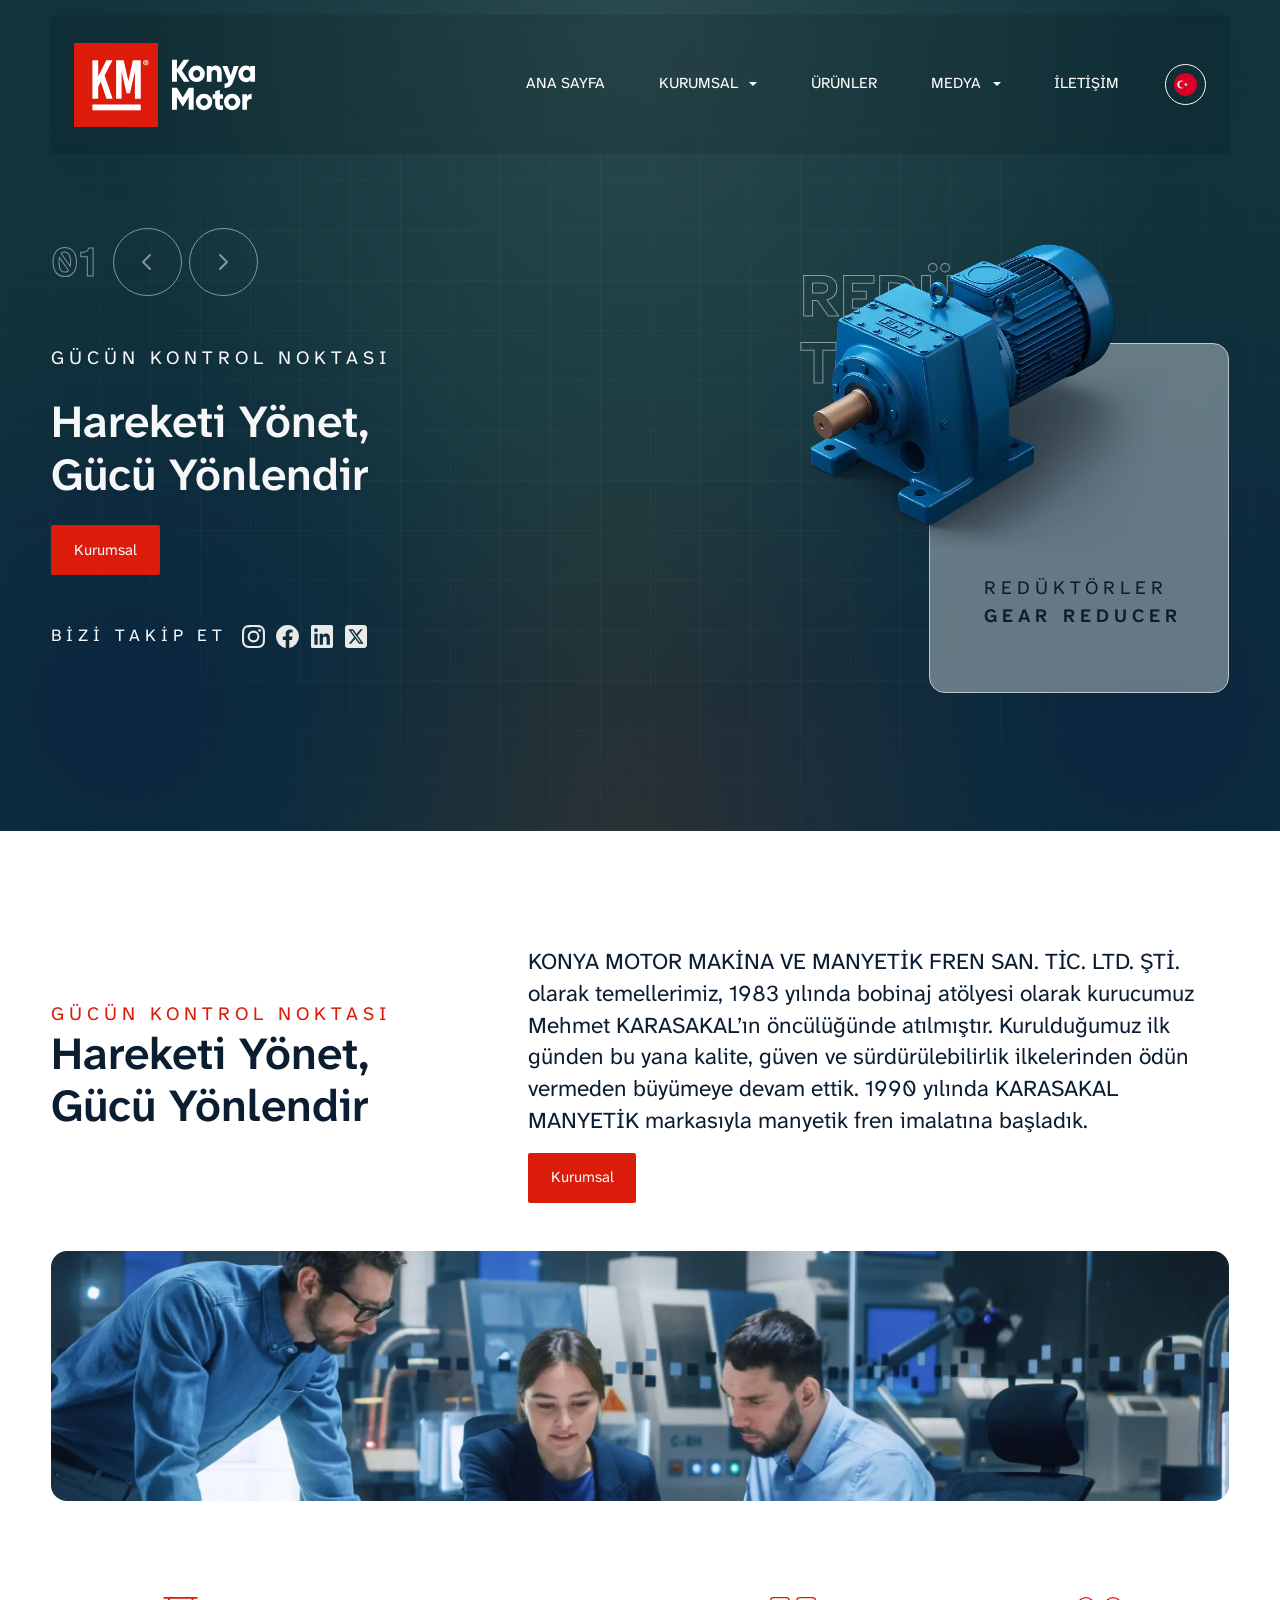
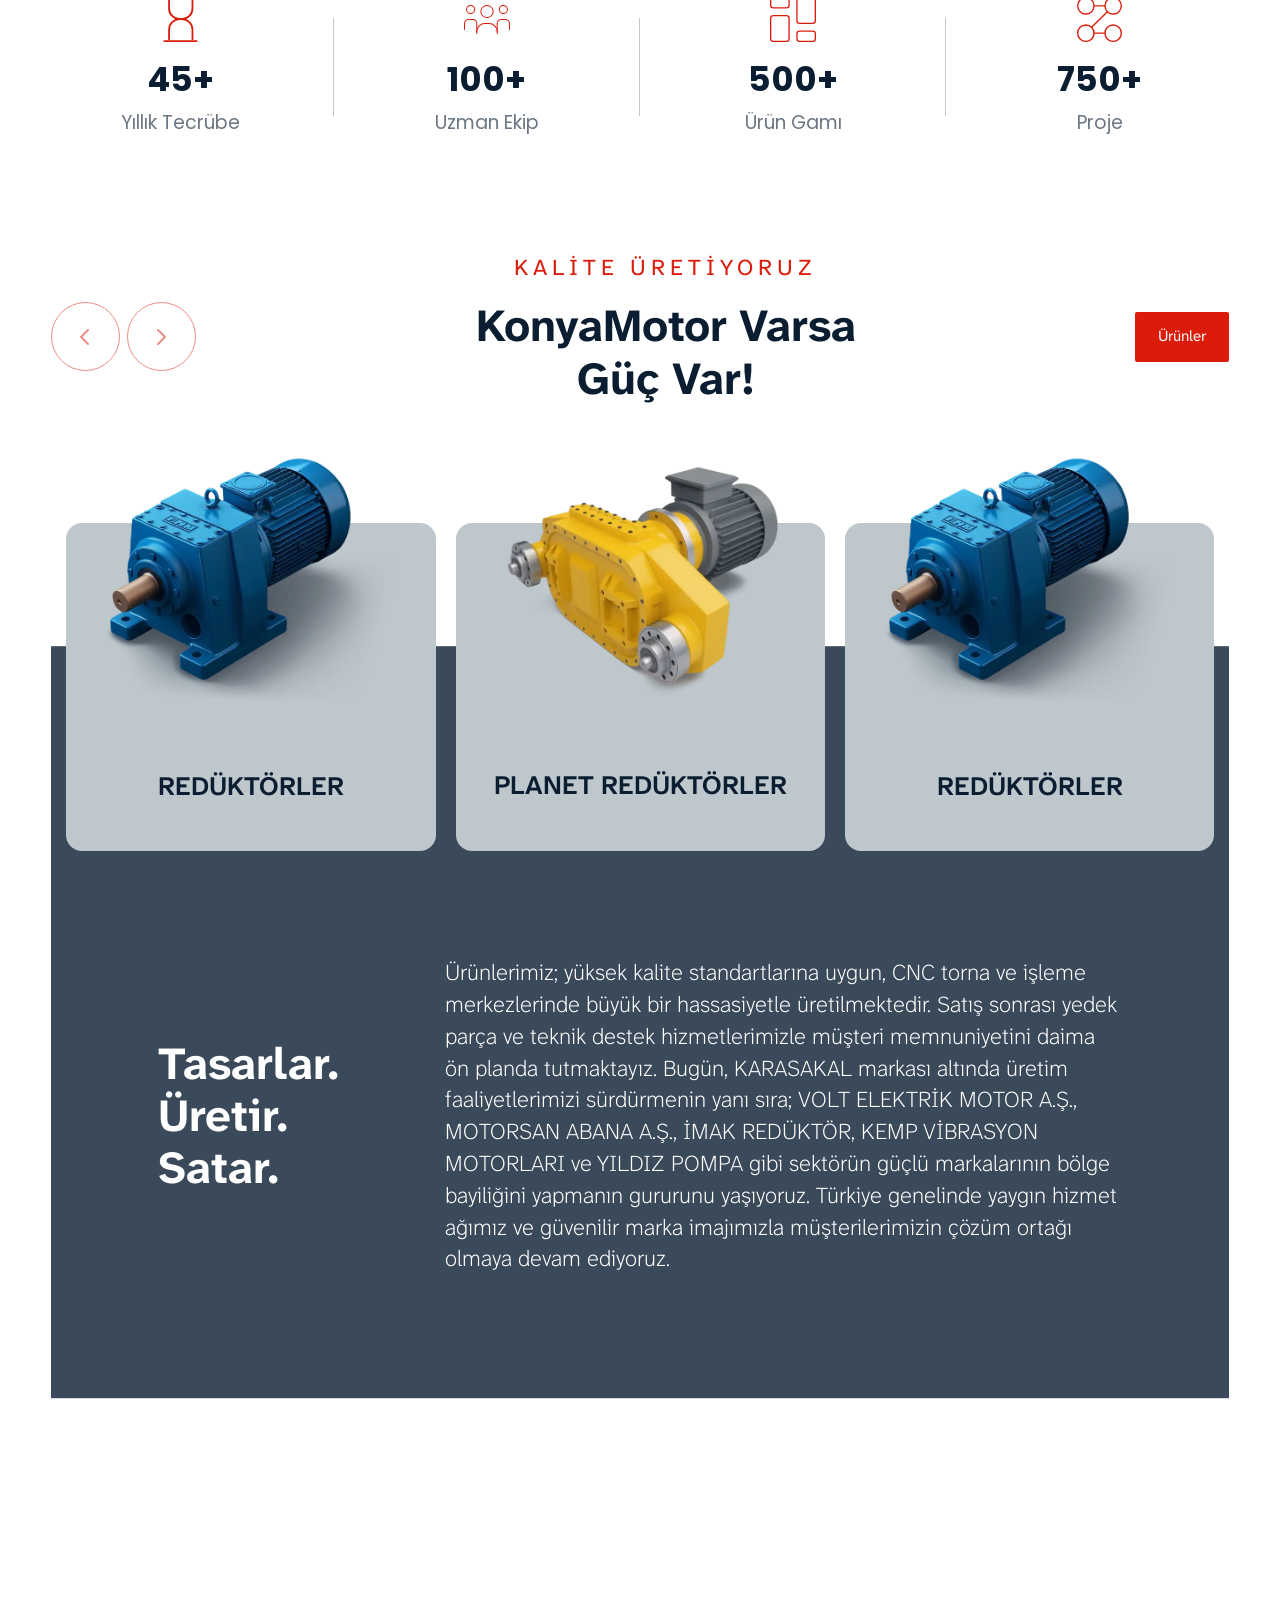
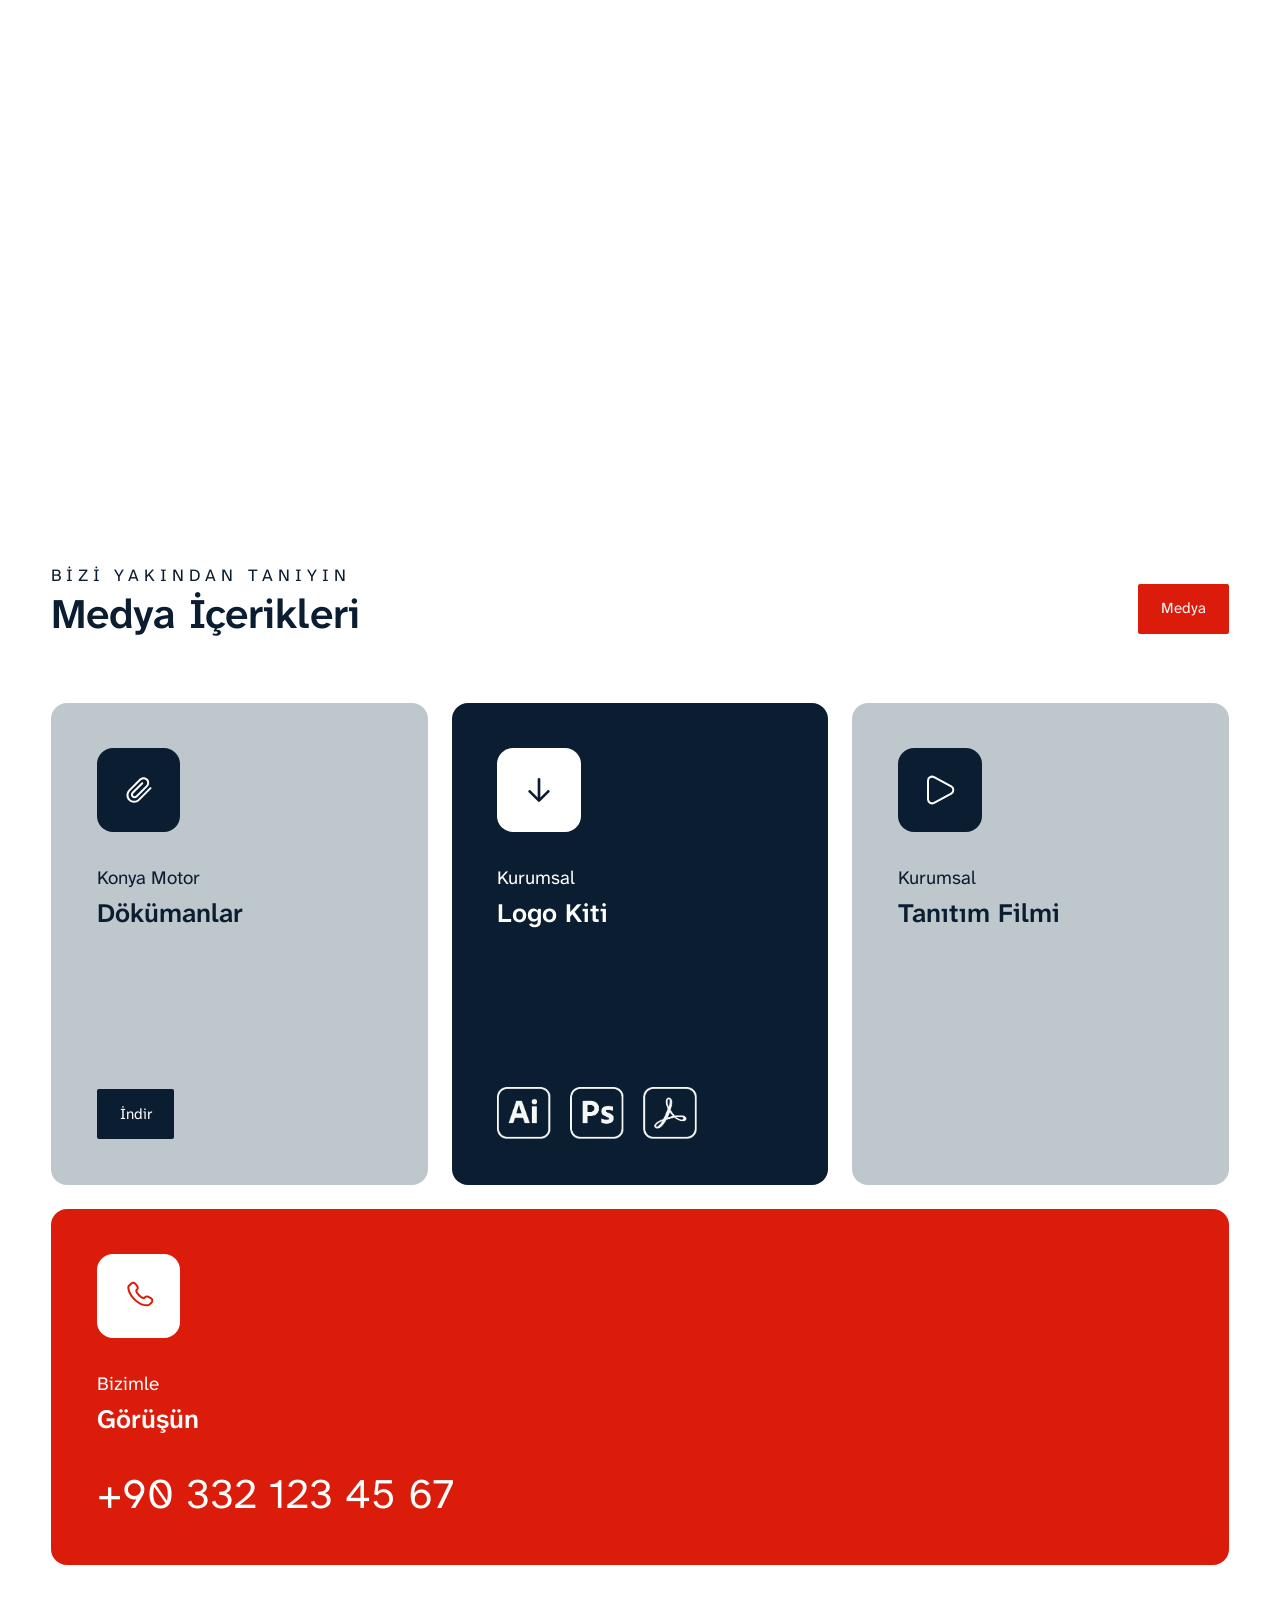
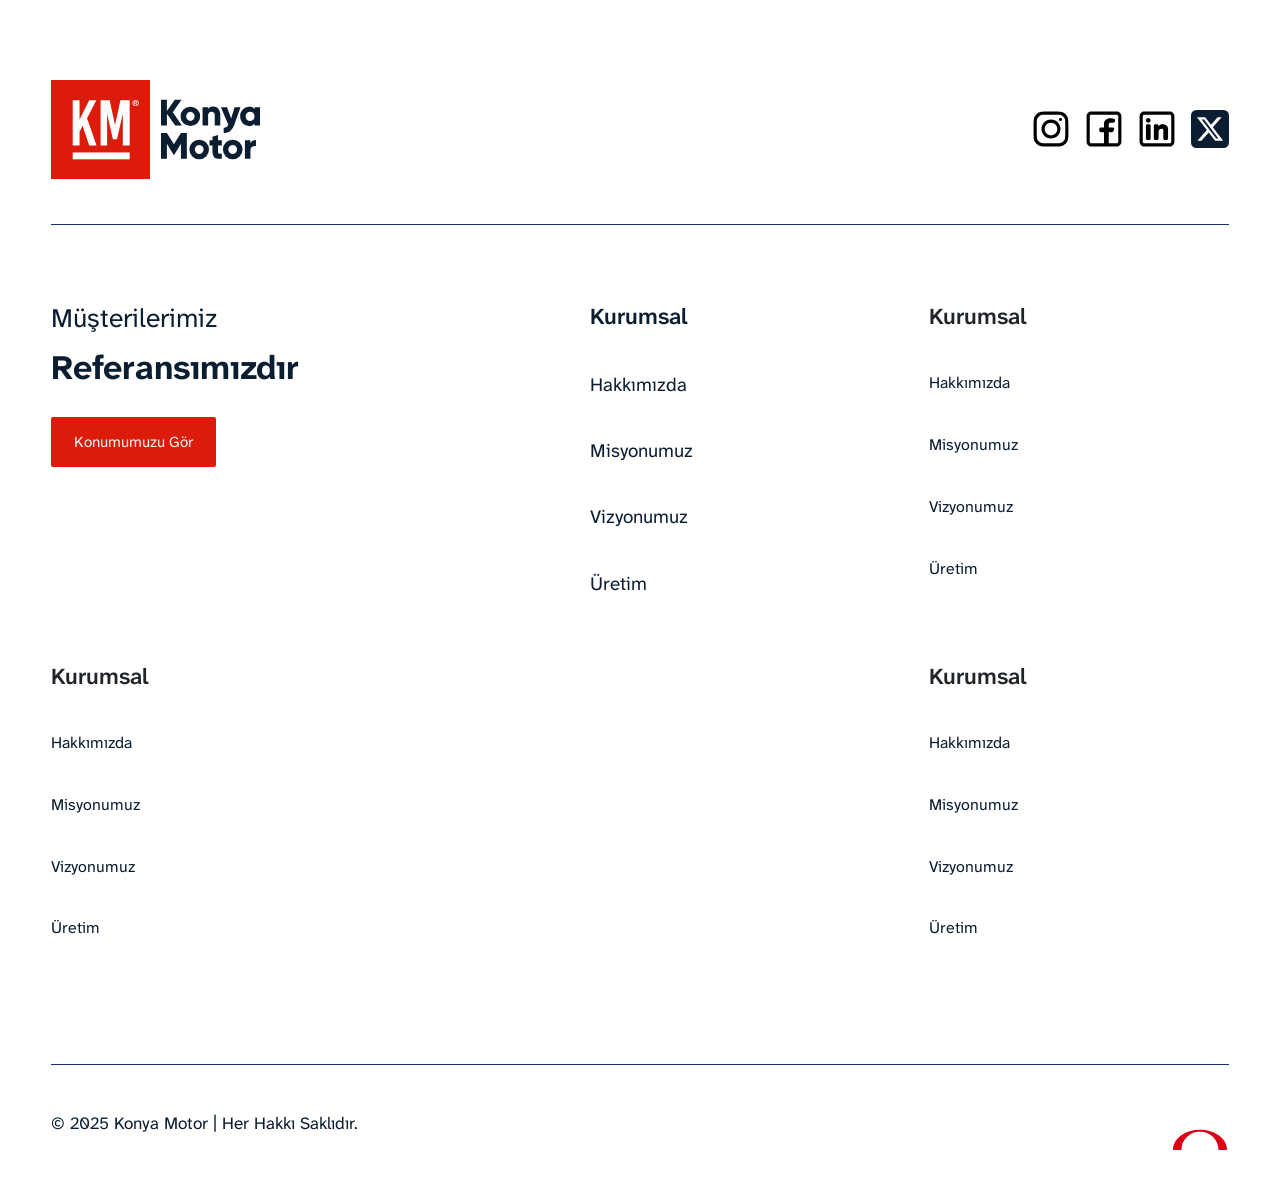
<file: index.html>
<!DOCTYPE html>
<html lang="tr">

<head>
  <meta charset="UTF-8" />
  <meta name="viewport" content="width=device-width, initial-scale=1.0" />
  <title>Ana Sayfa</title>
  <!-- Bootstrap 5 CSS -->
  <link href="https://cdn.jsdelivr.net/npm/bootstrap@5.3.0/dist/css/bootstrap.min.css" rel="stylesheet" />
  <!-- Swiper CSS -->
  <link rel="stylesheet" href="https://cdn.jsdelivr.net/npm/swiper@11/swiper-bundle.min.css" />
  <!-- Custom CSS -->
  <link rel="stylesheet" href="custom-css/root/root.css" />
</head>

<body>
  <!-- Navbar -->
  <nav class="navbar navbar-expand-xl fixed-top">
    <div class="custom-container">
      <div class="custom-navbar homepage">
        <!-- Logo -->
        <a class="navbar-brand" href="index.html">
          <img src="images/logo.svg" class="size-4xl" alt="" />
          <img src="images/logo-2.svg" class="size-4xl ms-2" alt="" />
        </a>

        <!-- Menu Button -->
        <button class="navbar-toggler" type="button" data-bs-toggle="offcanvas" data-bs-target="#offcanvasNavbar"
          aria-controls="offcanvasNavbar">
          <span class="navbar-toggler-icon"></span>
        </button>

        <!-- Navbar Menu -->
        <div class="collapse navbar-collapse" id="navbarNav">
          <ul class="navbar-nav ms-auto">
            <li class="nav-item">
              <a class="nav-link active" href="index.html">Ana Sayfa</a>
            </li>

            <li class="nav-item dropdown">
              <a class="nav-link dropdown-toggle" href="about.html">Kurumsal</a>

              <ul class="dropdown-menu custom-hover-dropdown-menu">
                <li><a class="dropdown-item" href="#">Firma Profili</a></li>
                <li><a class="dropdown-item" href="#">Vizyon</a></li>
                <li><a class="dropdown-item" href="#">Misyon</a></li>
                <li>
                  <a class="dropdown-item" href="#">Kalite Politikası</a>
                </li>
              </ul>
            </li>

            <li class="nav-item">
              <a class="nav-link" href="products.html">Ürünler</a>
            </li>

            <li class="nav-item dropdown">
              <a class="nav-link dropdown-toggle" href="media.html">Medya</a>

              <ul class="dropdown-menu custom-hover-dropdown-menu">
                <li><a class="dropdown-item" href="#">Fotoğraflar</a></li>
                <li><a class="dropdown-item" href="#">Videolar</a></li>
              </ul>
            </li>

            <li class="nav-item">
              <a class="nav-link" href="contact.html">İletişim</a>
            </li>

            <!-- Language Switcher Dropdown -->
            <li class="nav-item dropdown">
              <a class="nav-link language-switcher" role="button" data-bs-toggle="dropdown" aria-expanded="false"
                href="#">
                <img src="flags/turkey.webp" class="img-fluid size-sm" alt="" />
              </a>

              <div class="language-switcher dropdown-menu">
                <div class="d-flex flex-column">
                  <a class="nav-link" href="#">
                    <img src="flags/united-kingdom.webp" class="img-fluid size-sm" alt="" /></a>
                  <a class="nav-link" href="#">
                    <img src="flags/russia.webp" class="img-fluid size-sm" alt="" /></a>
                  <a class="nav-link" href="#">
                    <img src="flags/germany.webp" class="img-fluid size-sm" alt="" /></a>
                </div>
              </div>
            </li>
            <!-- Language Switcher Dropdown End -->
          </ul>
        </div>
      </div>
    </div>
  </nav>

  <!-- Offcanvas Mobile Menu -->
  <div class="offcanvas offcanvas-end" tabindex="-1" id="offcanvasNavbar" aria-labelledby="offcanvasNavbarLabel">
    <div class="custom-container navbar-h">
      <a class="navbar-brand" href="#">
        <img src="images/logo.svg" class="size-4xl" alt="" />
        <img src="images/logo-2-dark.svg" class="size-4xl ms-2" alt="" />
      </a>
      <button type="button" class="btn-close" data-bs-dismiss="offcanvas" aria-label="Close"></button>
    </div>
    <div class="offcanvas-body">
      <ul class="navbar-nav mb-5">
        <li class="nav-item">
          <a class="nav-link text-c4 fw-semibold fs-md" href="#">
            <svg class="" aria-hidden="true" xmlns="http://www.w3.org/2000/svg" width="24" height="24" fill="none"
              viewBox="0 0 24 24">
              <path stroke="currentColor" stroke-linecap="round" stroke-linejoin="round" stroke-width="2"
                d="m9 5 7 7-7 7" />
            </svg>
            Ana Sayfa</a>
        </li>
        <li class="nav-item">
          <a class="nav-link text-c4 fw-semibold fs-md" href="#">
            <svg class="" aria-hidden="true" xmlns="http://www.w3.org/2000/svg" width="24" height="24" fill="none"
              viewBox="0 0 24 24">
              <path stroke="currentColor" stroke-linecap="round" stroke-linejoin="round" stroke-width="2"
                d="m9 5 7 7-7 7" />
            </svg>
            Kurumsal</a>
        </li>
        <li class="nav-item">
          <a class="nav-link text-c4 fw-semibold fs-md" href="#">
            <svg class="" aria-hidden="true" xmlns="http://www.w3.org/2000/svg" width="24" height="24" fill="none"
              viewBox="0 0 24 24">
              <path stroke="currentColor" stroke-linecap="round" stroke-linejoin="round" stroke-width="2"
                d="m9 5 7 7-7 7" />
            </svg>
            Ürünler</a>
        </li>
        <li class="nav-item">
          <a class="nav-link text-c4 fw-semibold fs-md" href="#">
            <svg class="" aria-hidden="true" xmlns="http://www.w3.org/2000/svg" width="24" height="24" fill="none"
              viewBox="0 0 24 24">
              <path stroke="currentColor" stroke-linecap="round" stroke-linejoin="round" stroke-width="2"
                d="m9 5 7 7-7 7" />
            </svg>
            Kalite</a>
        </li>
        <li class="nav-item">
          <a class="nav-link text-c4 fw-semibold fs-md" href="#">
            <svg class="" aria-hidden="true" xmlns="http://www.w3.org/2000/svg" width="24" height="24" fill="none"
              viewBox="0 0 24 24">
              <path stroke="currentColor" stroke-linecap="round" stroke-linejoin="round" stroke-width="2"
                d="m9 5 7 7-7 7" />
            </svg>
            Medya</a>
        </li>
        <li class="nav-item">
          <a class="nav-link text-c4 fw-semibold fs-md" href="#">
            <svg class="" aria-hidden="true" xmlns="http://www.w3.org/2000/svg" width="24" height="24" fill="none"
              viewBox="0 0 24 24">
              <path stroke="currentColor" stroke-linecap="round" stroke-linejoin="round" stroke-width="2"
                d="m9 5 7 7-7 7" />
            </svg>
            İletişim</a>
        </li>
      </ul>
      <div class="d-flex flex-column gap-xs">
        <div class="d-flex gap-xs">
          <button class="custom-btn-reset rounded-full border-c5 text-c5 w-100">
            <svg aria-hidden="true" xmlns="http://www.w3.org/2000/svg" width="18" height="18" fill="none"
              viewBox="0 0 24 24">
              <path stroke="currentColor" stroke-linecap="round" stroke-width="2"
                d="m21 21-3.5-3.5M17 10a7 7 0 1 1-14 0 7 7 0 0 1 14 0Z" />
            </svg>

            Ürün Ara
          </button>
          <button class="custom-btn-reset rounded-full border-c5 text-c5 w-100">
            <svg aria-hidden="true" xmlns="http://www.w3.org/2000/svg" width="18" height="18" fill="none"
              viewBox="0 0 24 24">
              <path stroke="currentColor" stroke-linecap="round" stroke-linejoin="round" stroke-width="2"
                d="M9 10V6a3 3 0 0 1 3-3v0a3 3 0 0 1 3 3v4m3-2 .917 11.923A1 1 0 0 1 17.92 21H6.08a1 1 0 0 1-.997-1.077L6 8h12Z" />
            </svg>
            Teklif Al
          </button>
        </div>
        <!-- Language Switcher Dropdown -->
        <div>
          <button
            class="nav-link language-switcher w-100 input-h border-c4 text-c4 justify-content-between bg-transparent px-2"
            role="button" data-bs-toggle="collapse" data-bs-target="#languageCollapseMenu" aria-expanded="false"
            aria-controls="languageCollapseMenu" type="button">
            <img src="flags/turkey.webp" class="img-fluid size-md" alt="" />
            <span class="fw-semibold fs-md">TR</span>
            <svg aria-hidden="true" xmlns="http://www.w3.org/2000/svg" width="18" height="18" fill="none"
              viewBox="0 0 24 24">
              <path stroke="currentColor" stroke-linecap="round" stroke-linejoin="round" stroke-width="2"
                d="m19 9-7 7-7-7" />
            </svg>
          </button>

          <div class="collapse language-switcher" id="languageCollapseMenu">
            <div class="d-flex flex-column gap-md">
              <a class="nav-link text-c4 fw-semibold fs-md gap-sm" href="#">
                <img src="flags/united-kingdom.webp" class="img-fluid size-md" alt="" />
                <span>EN</span></a>
              <a class="nav-link text-c4 fw-semibold fs-md gap-sm" href="#">
                <img src="flags/russia.webp" class="img-fluid size-md" alt="" />
                <span>RU</span></a>
              <a class="nav-link text-c4 fw-semibold fs-md gap-sm" href="#">
                <img src="flags/germany.webp" class="img-fluid size-md" alt="" />
                <span>DE</span></a>
            </div>
          </div>
        </div>
        <!-- Language Switcher Dropdown End -->
      </div>
    </div>
  </div>

  <!-- Slider Section -->
  <section class="swiper swiper-main-slider">
    <!-- Overlay -->
    <div class="custom-slider-overlay"></div>
    <div class="swiper-wrapper swiper-main-slider-wrapper">
      <!-- SLIDE 1 -->
      <div class="swiper-slide swiper-main-slider-slide" data-slide="1">
        <div class="custom-container">
          <div class="slide-content d-block d-xl-flex justify-content-between align-items-center w-100">
            <!-- Left -->
            <div class="w-100">
              <!-- Slider Buttons -->
              <div class="d-none d-xl-flex gap-3 align-items-center mb-5">
                <p class="solid-text fs-4xl mb-0 opacity-50">01</p>
                <div class="d-flex align-items-center gap-xs">
                  <button
                    class="custom-btn-reset text-c2 border-c2 rounded-full size-3xl opacity-50 swiper-main-slider-slide-prev"
                    style="padding: var(--post-gap-xs)" aria-label="Önceki slide">
                    <svg aria-hidden="true" xmlns="http://www.w3.org/2000/svg" width="24" height="24" fill="none"
                      viewBox="0 0 24 24">
                      <path stroke="currentColor" stroke-linecap="round" stroke-linejoin="round" stroke-width="2"
                        d="m15 19-7-7 7-7" />
                    </svg>
                  </button>
                  <button
                    class="custom-btn-reset text-c2 border-c2 rounded-full size-3xl opacity-50 swiper-main-slider-slide-next"
                    style="padding: var(--post-gap-xs)" aria-label="Sonraki slide">
                    <svg aria-hidden="true" xmlns="http://www.w3.org/2000/svg" width="24" height="24" fill="none"
                      viewBox="0 0 24 24">
                      <path stroke="currentColor" stroke-linecap="round" stroke-linejoin="round" stroke-width="2"
                        d="m9 5 7 7-7 7" />
                    </svg>
                  </button>
                </div>
              </div>
              <!-- Slider Titles -->
              <p class="text-shadow tracking-text text-c2 fs-lg mb-4">
                Gücün Kontrol Noktası
              </p>
              <p class="text-shadow text-c2 fs-5xl fw-semibold mb-4">
                Hareketi Yönet,
                <br />
                Gücü Yönlendir
              </p>
              <a href="#" class="custom-btn-reset text-c2 bg-c4 w-fit mb-5">Kurumsal</a>
              <!-- Slider Social Icons -->
              <div class="d-flex align-items-center gap-md mt-auto">
                <p class="text-shadow tracking-text text-c2 fs-md mb-0">
                  Bizi Takip Et
                </p>
                <div class="d-flex align-items-center gap-sm">
                  <a href="">
                    <img src="icons/instagram-light.svg" class="size-sm" alt="" />
                  </a>
                  <a href="">
                    <img src="icons/facebook-light.svg" class="size-sm" alt="" />
                  </a>
                  <a href="">
                    <img src="icons/linkedin-light.svg" class="size-sm" alt="" />
                  </a>
                  <a href="">
                    <img src="icons/twitter-light.svg" class="size-sm" alt="" />
                  </a>
                </div>
              </div>
            </div>
            <!-- Right -->
            <div class="position-relative w-100 d-none d-xl-flex flex-column justify-content-end align-items-end">
              <p class="text-uppercase solid-text opacity-50 fs-7xl slider-background-text">
                REDÜK-
                <br />
                TÖRLER
              </p>

              <div class="slide-content-card">
                <img class="slide-mascot-img" src="images/qfvbn4m4.webp"
                  alt="" />
                <div>
                  <p class="tracking-text text-c6 mb-0 fs-lg">REDÜKTÖRLER</p>
                  <p class="tracking-text text-c6 fw-semibold fs-lg">
                    GEAR REDUCER
                  </p>
                </div>
              </div>
            </div>
          </div>
        </div>
      </div>
      <!-- SLIDE 2 -->
      <div class="swiper-slide swiper-main-slider-slide" data-slide="2">
        <div class="custom-container">
          <div class="slide-content d-block d-xl-flex justify-content-between align-items-center w-100">
            <!-- Left -->
            <div class="w-100">
              <!-- Slider Buttons -->
              <div class="d-none d-xl-flex gap-3 align-items-center mb-5">
                <p class="solid-text fs-4xl mb-0 opacity-50">02</p>
                <div class="d-flex align-items-center gap-xs">
                  <button
                    class="custom-btn-reset text-c2 border-c2 rounded-full size-3xl opacity-50 swiper-main-slider-slide-prev"
                    style="padding: var(--post-gap-xs)" aria-label="Önceki slide">
                    <svg aria-hidden="true" xmlns="http://www.w3.org/2000/svg" width="24" height="24" fill="none"
                      viewBox="0 0 24 24">
                      <path stroke="currentColor" stroke-linecap="round" stroke-linejoin="round" stroke-width="2"
                        d="m15 19-7-7 7-7" />
                    </svg>
                  </button>
                  <button
                    class="custom-btn-reset text-c2 border-c2 rounded-full size-3xl opacity-50 swiper-main-slider-slide-next"
                    style="padding: var(--post-gap-xs)" aria-label="Sonraki slide">
                    <svg aria-hidden="true" xmlns="http://www.w3.org/2000/svg" width="24" height="24" fill="none"
                      viewBox="0 0 24 24">
                      <path stroke="currentColor" stroke-linecap="round" stroke-linejoin="round" stroke-width="2"
                        d="m9 5 7 7-7 7" />
                    </svg>
                  </button>
                </div>
              </div>
              <!-- Slider Titles -->
              <p class="text-shadow tracking-text text-c2 fs-lg mb-4">
                Tork Bizim İşimiz
              </p>
              <p class="text-shadow text-c2 fs-5xl fw-semibold mb-4">
                Ağır Yüklerin,
                <br />
                Değişmeyen Gücü
              </p>
              <a href="#" class="custom-btn-reset text-c2 bg-c4 w-fit mb-5">Kurumsal</a>
              <!-- Slider Social Icons -->
              <div class="d-flex align-items-center gap-md mt-auto">
                <p class="text-shadow tracking-text text-c2 fs-md mb-0">
                  Bizi Takip Et
                </p>
                <div class="d-flex align-items-center gap-sm">
                  <a href="">
                    <img src="icons/instagram-light.svg" class="size-sm" alt="" />
                  </a>
                  <a href="">
                    <img src="icons/facebook-light.svg" class="size-sm" alt="" />
                  </a>
                  <a href="">
                    <img src="icons/linkedin-light.svg" class="size-sm" alt="" />
                  </a>
                  <a href="">
                    <img src="icons/twitter-light.svg" class="size-sm" alt="" />
                  </a>
                </div>
              </div>
            </div>
            <!-- Right -->
            <div class="position-relative w-100 d-none d-xl-flex flex-column justify-content-end align-items-end">
              <p class="text-uppercase solid-text opacity-50 fs-7xl slider-background-text">
                REDÜK-
                <br />
                TÖRLER
              </p>

              <div class="slide-content-card">
                <img class="slide-mascot-img" src="images/blevfymf.webp" alt="" />
                <div>
                  <p class="tracking-text text-c6 mb-0 fs-lg">REDÜKTÖRLER</p>
                  <p class="tracking-text text-c6 fw-semibold fs-lg">
                    GEAR REDUCER
                  </p>
                </div>
              </div>
            </div>
          </div>
        </div>
      </div>
      <!-- SLIDE 3 -->
      <div class="swiper-slide swiper-main-slider-slide" data-slide="3">
        <div class="custom-container">
          <div class="slide-content d-block d-xl-flex justify-content-between align-items-center w-100">
            <!-- Left -->
            <div class="w-100">
              <!-- Slider Buttons -->
              <div class="d-none d-xl-flex gap-3 align-items-center mb-5">
                <p class="solid-text fs-4xl mb-0 opacity-50">03</p>
                <div class="d-flex align-items-center gap-xs">
                  <button
                    class="custom-btn-reset text-c2 border-c2 rounded-full size-3xl opacity-50 swiper-main-slider-slide-prev"
                    style="padding: var(--post-gap-xs)" aria-label="Önceki slide">
                    <svg aria-hidden="true" xmlns="http://www.w3.org/2000/svg" width="24" height="24" fill="none"
                      viewBox="0 0 24 24">
                      <path stroke="currentColor" stroke-linecap="round" stroke-linejoin="round" stroke-width="2"
                        d="m15 19-7-7 7-7" />
                    </svg>
                  </button>
                  <button
                    class="custom-btn-reset text-c2 border-c2 rounded-full size-3xl opacity-50 swiper-main-slider-slide-next"
                    style="padding: var(--post-gap-xs)" aria-label="Sonraki slide">
                    <svg aria-hidden="true" xmlns="http://www.w3.org/2000/svg" width="24" height="24" fill="none"
                      viewBox="0 0 24 24">
                      <path stroke="currentColor" stroke-linecap="round" stroke-linejoin="round" stroke-width="2"
                        d="m9 5 7 7-7 7" />
                    </svg>
                  </button>
                </div>
              </div>
              <!-- Slider Titles -->
              <p class="text-shadow tracking-text text-c2 fs-lg mb-4">
                Hassas Akışın Güvencesi
              </p>
              <p class="text-shadow text-c2 fs-5xl fw-semibold mb-4">
                Akışa Yön Ver,
                <br />
                Verimliliği Yükselt
              </p>
              <a href="#" class="custom-btn-reset text-c2 bg-c4 w-fit mb-5">Kurumsal</a>
              <!-- Slider Social Icons -->
              <div class="d-flex align-items-center gap-md mt-auto">
                <p class="text-shadow tracking-text text-c2 fs-md mb-0">
                  Bizi Takip Et
                </p>
                <div class="d-flex align-items-center gap-sm">
                  <a href="">
                    <img src="icons/instagram-light.svg" class="size-sm" alt="" />
                  </a>
                  <a href="">
                    <img src="icons/facebook-light.svg" class="size-sm" alt="" />
                  </a>
                  <a href="">
                    <img src="icons/linkedin-light.svg" class="size-sm" alt="" />
                  </a>
                  <a href="">
                    <img src="icons/twitter-light.svg" class="size-sm" alt="" />
                  </a>
                </div>
              </div>
            </div>
            <!-- Right -->
            <div class="position-relative w-100 d-none d-xl-flex flex-column justify-content-end align-items-end">
              <p class="text-uppercase solid-text opacity-50 fs-7xl slider-background-text">
                REDÜK-
                <br />
                TÖRLER
              </p>

              <div class="slide-content-card">
                <img class="slide-mascot-img" src="images/r217qsbg.webp"
                  alt="" />
                <div>
                  <p class="tracking-text text-c6 mb-0 fs-lg">REDÜKTÖRLER</p>
                  <p class="tracking-text text-c6 fw-semibold fs-lg">
                    GEAR REDUCER
                  </p>
                </div>
              </div>
            </div>
          </div>
        </div>
      </div>
    </div>
  </section>

  <div class="custom-site-gap"></div>

  <!-- Intro Section -->
  <section class="custom-container">
    <div class="w-100">
      <!-- Head -->
      <div class="d-xl-flex w-100 justify-content-between align-items-center gap-8xl">
        <div class="w-fit">
          <p class="tracking-text text-c4 fs-lg mb-0">
            Gücün Kontrol Noktası
          </p>
          <p class="text-c6 fs-5xl fw-semibold">
            Hareketi Yönet,
            <br />
            Gücü Yönlendir
          </p>
        </div>
        <div class="flex-1">
          <p class="text-c6 fs-xl">
            KONYA MOTOR MAKİNA VE MANYETİK FREN SAN. TİC. LTD. ŞTİ. olarak
            temellerimiz, 1983 yılında bobinaj atölyesi olarak kurucumuz
            Mehmet KARASAKAL’ın öncülüğünde atılmıştır. Kurulduğumuz ilk
            günden bu yana kalite, güven ve sürdürülebilirlik ilkelerinden
            ödün vermeden büyümeye devam ettik. 1990 yılında KARASAKAL
            MANYETİK markasıyla manyetik fren imalatına başladık.
          </p>
          <a href="#" class="custom-btn-reset text-c2 bg-c4 w-fit">Kurumsal</a>
        </div>
      </div>
      <!-- Banner -->
      <img src="images/uydd9aeh.webp" class="img-fluid object-fit-cover rounded-2xl my-5"
        style="min-height: 250px" alt="" />
      <!-- Counter -->
      <div class="row g-5 justify-content-center mt-0">
        <!-- 1. SAYAÇ -->
        <div class="col-6 col-lg-3 counter-box">
          <!-- class eklendi -->
          <div class="d-flex flex-column align-items-center text-center">
            <div class="mb-3">
              <img src="icons/time.svg" class="text-c4 size-xl" alt="Yıllık Tecrübe İkonu" />
            </div>
            <p class="text-c6 fs-3xl fw-bold ff-poppins mb-0 lh-1">45+</p>
            <p class="text-c7 fs-lg ff-poppins mb-0 mt-2 opacity-75">
              Yıllık Tecrübe
            </p>
          </div>
        </div>
        <!-- 2. SAYAÇ -->
        <div class="col-6 col-lg-3 counter-box">
          <!-- class eklendi -->
          <div class="d-flex flex-column align-items-center text-center">
            <div class="mb-3">
              <img src="icons/members.svg" class="text-c4 size-xl" alt="Uzman Ekip İkonu" />
            </div>
            <p class="text-c6 fs-3xl fw-bold ff-poppins mb-0 lh-1">100+</p>
            <p class="text-c7 fs-lg ff-poppins mb-0 mt-2 opacity-75">
              Uzman Ekip
            </p>
          </div>
        </div>
        <!-- 3. SAYAÇ -->
        <div class="col-6 col-lg-3 counter-box">
          <!-- class eklendi -->
          <div class="d-flex flex-column align-items-center text-center">
            <div class="mb-3">
              <img src="icons/layout.svg" class="text-c4 size-xl" alt="Ürün Gamı İkonu" />
            </div>
            <p class="text-c6 fs-3xl fw-bold ff-poppins mb-0 lh-1">500+</p>
            <p class="text-c7 fs-lg ff-poppins mb-0 mt-2 opacity-75">
              Ürün Gamı
            </p>
          </div>
        </div>
        <!-- 4. SAYAÇ -->
        <div class="col-6 col-lg-3 counter-box">
          <!-- class eklendi -->
          <div class="d-flex flex-column align-items-center text-center">
            <div class="mb-3">
              <img src="icons/path.svg" class="text-c4 size-xl" alt="Proje İkonu" />
            </div>
            <p class="text-c6 fs-3xl fw-bold ff-poppins mb-0 lh-1">750+</p>
            <p class="text-c7 fs-lg ff-poppins mb-0 mt-2 opacity-75">Proje</p>
          </div>
        </div>
      </div>
    </div>
  </section>

  <div class="custom-site-gap"></div>

  <!-- Products Intro Section -->
  <section class="custom-container">
    <div class="w-100">
      <!-- Head -->
      <div class="d-xl-flex w-100 justify-content-between align-items-center">
        <!-- Navigation buttons -->
        <div class="d-none d-xl-flex gap-xs">
          <button
            class="custom-btn-reset text-c4 border-c4 rounded-full size-3xl opacity-50 swiper-product-slider-slide-prev"
            style="padding: var(--post-gap-xs)" aria-label="Önceki slide">
            <svg aria-hidden="true" xmlns="http://www.w3.org/2000/svg" width="24" height="24" fill="none"
              viewBox="0 0 24 24">
              <path stroke="currentColor" stroke-linecap="round" stroke-linejoin="round" stroke-width="2"
                d="m15 19-7-7 7-7" />
            </svg>
          </button>
          <button
            class="custom-btn-reset text-c4 border-c4 rounded-full size-3xl opacity-50 swiper-product-slider-slide-next"
            style="padding: var(--post-gap-xs)" aria-label="Sonraki slide">
            <svg aria-hidden="true" xmlns="http://www.w3.org/2000/svg" width="24" height="24" fill="none"
              viewBox="0 0 24 24">
              <path stroke="currentColor" stroke-linecap="round" stroke-linejoin="round" stroke-width="2"
                d="m9 5 7 7-7 7" />
            </svg>
          </button>
        </div>
        <!-- Title -->
        <div class="text-center">
          <p class="tracking-text text-c4 fs-xl">Kalite Üretiyoruz</p>
          <p class="text-c6 fw-bold fs-5xl">
            KonyaMotor Varsa
            <br />
            Güç Var!
          </p>
        </div>
        <a href="#" class="custom-btn-reset text-c2 bg-c4 w-fit d-none d-xl-flex">Ürünler</a>
      </div>
      <!-- Slider -->
      <div class="swiper swiper-product-slider" style="padding-inline: var(--post-gap-md)">
        <div class="swiper-wrapper swiper-product-slider-wrapper">
          <!-- Slide 1 -->
          <a href="product-details.html" class="swiper-slide product-card">
            <img src="images/qfvbn4m4.webp" alt="Kulaklık"
              class="product-card-image" />
            <p class="text-uppercase text-c6 fw-semibold fs-2xl mb-5 product-card-title">
              Redüktörler
            </p>
          </a>
          <!-- Slide 2 -->
          <div class="swiper-slide product-card">
            <img src="images/blevfymf.webp" alt="Kulaklık" class="product-card-image" />
            <p class="text-uppercase text-c6 fw-semibold fs-2xl mb-5 product-card-title">
              Planet Redüktörler
            </p>
          </div>
          <!-- Slide 3 -->
          <div class="swiper-slide product-card">
            <img src="images/qfvbn4m4.webp" alt="Kulaklık"
              class="product-card-image" />
            <p class="text-uppercase text-c6 fw-semibold fs-2xl mb-5 product-card-title">
              Redüktörler
            </p>
          </div>
          <!-- Slide 4 -->
          <div class="swiper-slide product-card">
            <img src="images/blevfymf.webp" alt="Kulaklık" class="product-card-image" />
            <p class="text-uppercase text-c6 fw-semibold fs-2xl mb-5 product-card-title">
              Planet Redüktörler
            </p>
          </div>
          <!-- Slide 5 -->
          <div class="swiper-slide product-card">
            <img src="images/qfvbn4m4.webp" alt="Kulaklık"
              class="product-card-image" />
            <p class="text-uppercase text-c6 fw-semibold fs-2xl mb-5 product-card-title">
              Redüktörler
            </p>
          </div>
          <!-- Slide 6 -->
          <div class="swiper-slide product-card">
            <img src="images/blevfymf.webp" alt="Kulaklık" class="product-card-image" />
            <p class="text-uppercase text-c6 fw-semibold fs-2xl mb-5 product-card-title">
              Planet Redüktörler
            </p>
          </div>
          <!-- Slide 7 -->
          <div class="swiper-slide product-card">
            <img src="images/qfvbn4m4.webp" alt="Kulaklık"
              class="product-card-image" />
            <p class="text-uppercase text-c6 fw-semibold fs-2xl mb-5 product-card-title">
              Redüktörler
            </p>
          </div>
          <!-- Slide 8 -->
          <div class="swiper-slide product-card">
            <img src="images/blevfymf.webp" alt="Kulaklık" class="product-card-image" />
            <p class="text-uppercase text-c6 fw-semibold fs-2xl mb-5 product-card-title">
              Planet Redüktörler
            </p>
          </div>
        </div>
      </div>
      <!-- Info -->
      <div class="bg-c7 d-xl-flex justify-content-between align-items-center gap-6xl product-info-section">
        <div class="w-fit">
          <p class="text-c1 fs-5xl fw-bold">
            Tasarlar.
            <br />
            Üretir.
            <br />
            Satar.
          </p>
        </div>

        <div class="flex-1">
          <p class="text-c1 fs-xl fw-lighter">
            Ürünlerimiz; yüksek kalite standartlarına uygun, CNC torna ve
            işleme merkezlerinde büyük bir hassasiyetle üretilmektedir. Satış
            sonrası yedek parça ve teknik destek hizmetlerimizle müşteri
            memnuniyetini daima ön planda tutmaktayız. Bugün, KARASAKAL
            markası altında üretim faaliyetlerimizi sürdürmenin yanı sıra;
            VOLT ELEKTRİK MOTOR A.Ş., MOTORSAN ABANA A.Ş., İMAK REDÜKTÖR, KEMP
            VİBRASYON MOTORLARI ve YILDIZ POMPA gibi sektörün güçlü
            markalarının bölge bayiliğini yapmanın gururunu yaşıyoruz. Türkiye
            genelinde yaygın hizmet ağımız ve güvenilir marka imajımızla
            müşterilerimizin çözüm ortağı olmaya devam ediyoruz.
          </p>
        </div>
      </div>
      <!-- Parallax -->
      <div class="product-parallax" style="
            background-image: url('images/pfg734f6.webp');
            border-radius: 0 0 var(--post-rounded-2xl) var(--post-rounded-2xl);
          "></div>
    </div>
  </section>

  <div class="custom-site-gap"></div>

  <!-- Media Intro Section -->
  <section class="custom-container">
    <div class="w-100">
      <!-- Head -->
      <div class="d-xl-flex w-100 justify-content-between align-items-center mb-5">
        <div>
          <p class="tracking-text fs-md text-c6 mb-0">
            Bizi Yakından Tanıyın
          </p>
          <p class="fs-4xl text-c6 fw-semibold">Medya İçerikleri</p>
        </div>
        <a href="#" class="custom-btn-reset text-c2 bg-c4 w-fit d-none d-xl-flex">Medya</a>
      </div>

      <!-- Main -->
      <div class="row g-4">
        <!-- KART 1 -->
        <div class="col-12 col-md-6 col-lg-4 col-xxl-3">
          <div class="media-card bg-c3 text-c6 d-flex flex-column rounded-2xl">
            <!-- İkon Kutusu -->
            <div class="d-inline-flex justify-content-center align-items-center size-4xl bg-c6 text-c1 rounded-2xl">
              <svg width="2rem" height="2rem" viewBox="0 0 24 24" fill="none" xmlns="http://www.w3.org/2000/svg">
                <g id="SVGRepo_bgCarrier" stroke-width="0" />

                <g id="SVGRepo_tracerCarrier" stroke-linecap="round" stroke-linejoin="round" />

                <g id="SVGRepo_iconCarrier">
                  <g id="style=stroke">
                    <g id="attach">
                      <path id="vector (Stroke)" fill-rule="evenodd" clip-rule="evenodd"
                        d="M17.3656 4.70536C16.2916 3.63142 14.5504 3.63142 13.4765 4.70536L5.34477 12.8371C3.68504 14.4968 3.68504 17.1878 5.34477 18.8475C7.0045 20.5072 9.69545 20.5072 11.3552 18.8475L20.1172 10.0855C20.41 9.79263 20.8849 9.79263 21.1778 10.0855C21.4707 10.3784 21.4707 10.8533 21.1778 11.1462L12.4158 19.9082C10.1703 22.1537 6.52963 22.1537 4.28411 19.9082C2.0386 17.6626 2.0386 14.0219 4.28411 11.7764L12.4158 3.6447C14.0756 1.98497 16.7665 1.98497 18.4262 3.6447C20.086 5.30443 20.086 7.99538 18.4262 9.65511L10.6327 17.4487C9.55876 18.5226 7.81756 18.5226 6.74361 17.4487C5.66967 16.3747 5.66967 14.6335 6.74361 13.5596L13.9377 6.36552C14.2305 6.07263 14.7054 6.07263 14.9983 6.36552C15.2912 6.65842 15.2912 7.13329 14.9983 7.42618L7.80427 14.6202C7.31612 15.1084 7.31612 15.8998 7.80427 16.388C8.29243 16.8761 9.08389 16.8761 9.57204 16.388L17.3656 8.59445C18.4395 7.5205 18.4395 5.7793 17.3656 4.70536Z"
                        fill="currentColor" />
                    </g>
                  </g>
                </g>
              </svg>
            </div>

            <!-- Metin İçeriği -->
            <div class="my-4 pt-2 flex-grow-1">
              <p class="fs-lg mb-1">Konya Motor</p>
              <h3 class="fs-2xl fw-semibold">Dökümanlar</h3>
            </div>

            <!-- Buton -->
            <div>
              <a href="#" class="custom-btn-reset text-c1 bg-c6 w-fit d-none d-xl-flex">İndir</a>
            </div>
          </div>
        </div>
        <!-- KART 2 -->
        <div class="col-12 col-md-6 col-lg-4 col-xxl-3">
          <div class="media-card bg-c6 text-c1 d-flex flex-column rounded-2xl">
            <!-- İkon Kutusu -->
            <div class="d-inline-flex justify-content-center align-items-center size-4xl bg-c1 text-c6 rounded-2xl">
              <svg width="2rem" height="2rem" viewBox="0 0 24 24" fill="none" xmlns="http://www.w3.org/2000/svg">
                <g id="SVGRepo_bgCarrier" stroke-width="0" />

                <g id="SVGRepo_tracerCarrier" stroke-linecap="round" stroke-linejoin="round" />

                <g id="SVGRepo_iconCarrier">
                  <path fill-rule="evenodd" clip-rule="evenodd"
                    d="M12 3C12.5523 3 13 3.44772 13 4V17.5858L18.2929 12.2929C18.6834 11.9024 19.3166 11.9024 19.7071 12.2929C20.0976 12.6834 20.0976 13.3166 19.7071 13.7071L12.7071 20.7071C12.3166 21.0976 11.6834 21.0976 11.2929 20.7071L4.29289 13.7071C3.90237 13.3166 3.90237 12.6834 4.29289 12.2929C4.68342 11.9024 5.31658 11.9024 5.70711 12.2929L11 17.5858V4C11 3.44772 11.4477 3 12 3Z"
                    fill="currentColor" />
                </g>
              </svg>
            </div>

            <!-- Metin İçeriği -->
            <div class="my-4 pt-2 flex-grow-1">
              <p class="fs-lg mb-1">Kurumsal</p>
              <h3 class="fs-2xl fw-semibold">Logo Kiti</h3>
            </div>

            <!-- Resim -->
            <div class="mt-5" style="padding-top: var(--post-gap-4xl) !important">
              <img src="images/l0fmjf72.webp" class="img-fluid w-100" style="max-width: 200px" alt="" />
            </div>
          </div>
        </div>
        <!-- KART 3 -->
        <div class="col-12 col-md-6 col-lg-4 col-xxl-3">
          <div class="media-card bg-c3 text-c6 d-flex flex-column rounded-2xl">
            <!-- İkon Kutusu -->
            <div class="d-inline-flex justify-content-center align-items-center size-4xl bg-c6 text-c1 rounded-2xl">
              <svg width="2rem" height="2rem" viewBox="0 0 24 24" fill="none" xmlns="http://www.w3.org/2000/svg">
                <g id="SVGRepo_bgCarrier" stroke-width="0" />

                <g id="SVGRepo_tracerCarrier" stroke-linecap="round" stroke-linejoin="round" />

                <g id="SVGRepo_iconCarrier">
                  <path
                    d="M20.4086 9.35258C22.5305 10.5065 22.5305 13.4935 20.4086 14.6474L7.59662 21.6145C5.53435 22.736 3 21.2763 3 18.9671L3 5.0329C3 2.72368 5.53435 1.26402 7.59661 2.38548L20.4086 9.35258Z"
                    stroke="currentColor" stroke-width="1.5" />
                </g>
              </svg>
            </div>

            <!-- Metin İçeriği -->
            <div class="my-4 pt-2 flex-grow-1">
              <p class="fs-lg mb-1">Kurumsal</p>
              <h3 class="fs-2xl fw-semibold">Tanıtım Filmi</h3>
            </div>
          </div>
        </div>
        <!-- KART 4 -->
        <div class="col-12 col-md-6 col-lg-12 col-xxl-3">
          <div class="media-card bg-c4 text-c1 d-flex flex-column rounded-2xl">
            <!-- İkon Kutusu -->
            <div class="d-inline-flex justify-content-center align-items-center size-4xl bg-c1 text-c4 rounded-2xl">
              <svg width="2rem" height="2rem" viewBox="0 0 24 24" fill="none" xmlns="http://www.w3.org/2000/svg">
                <g id="SVGRepo_bgCarrier" stroke-width="0" />

                <g id="SVGRepo_tracerCarrier" stroke-linecap="round" stroke-linejoin="round" />

                <g id="SVGRepo_iconCarrier">
                  <path
                    d="M16.1007 13.359L15.5719 12.8272H15.5719L16.1007 13.359ZM16.5562 12.9062L17.085 13.438H17.085L16.5562 12.9062ZM18.9728 12.5894L18.6146 13.2483L18.9728 12.5894ZM20.8833 13.628L20.5251 14.2869L20.8833 13.628ZM21.4217 16.883L21.9505 17.4148L21.4217 16.883ZM20.0011 18.2954L19.4723 17.7636L20.0011 18.2954ZM18.6763 18.9651L18.7459 19.7119H18.7459L18.6763 18.9651ZM8.81536 14.7266L9.34418 14.1947L8.81536 14.7266ZM4.00289 5.74561L3.2541 5.78816L3.2541 5.78816L4.00289 5.74561ZM10.4775 7.19738L11.0063 7.72922H11.0063L10.4775 7.19738ZM10.6342 4.54348L11.2346 4.09401L10.6342 4.54348ZM9.37326 2.85908L8.77286 3.30855V3.30855L9.37326 2.85908ZM6.26145 2.57483L6.79027 3.10667H6.79027L6.26145 2.57483ZM4.69185 4.13552L4.16303 3.60368H4.16303L4.69185 4.13552ZM12.0631 11.4972L12.5919 10.9654L12.0631 11.4972ZM16.6295 13.8909L17.085 13.438L16.0273 12.3743L15.5719 12.8272L16.6295 13.8909ZM18.6146 13.2483L20.5251 14.2869L21.2415 12.9691L19.331 11.9305L18.6146 13.2483ZM20.8929 16.3511L19.4723 17.7636L20.5299 18.8273L21.9505 17.4148L20.8929 16.3511ZM18.6067 18.2184C17.1568 18.3535 13.4056 18.2331 9.34418 14.1947L8.28654 15.2584C12.7186 19.6653 16.9369 19.8805 18.7459 19.7119L18.6067 18.2184ZM9.34418 14.1947C5.4728 10.3453 4.83151 7.10765 4.75168 5.70305L3.2541 5.78816C3.35456 7.55599 4.14863 11.144 8.28654 15.2584L9.34418 14.1947ZM10.7195 8.01441L11.0063 7.72922L9.9487 6.66555L9.66189 6.95073L10.7195 8.01441ZM11.2346 4.09401L9.97365 2.40961L8.77286 3.30855L10.0338 4.99296L11.2346 4.09401ZM5.73263 2.04299L4.16303 3.60368L5.22067 4.66736L6.79027 3.10667L5.73263 2.04299ZM10.1907 7.48257C9.66189 6.95073 9.66117 6.95144 9.66045 6.95216C9.66021 6.9524 9.65949 6.95313 9.659 6.95362C9.65802 6.95461 9.65702 6.95561 9.65601 6.95664C9.65398 6.95871 9.65188 6.96086 9.64972 6.9631C9.64539 6.96759 9.64081 6.97245 9.63599 6.97769C9.62634 6.98816 9.61575 7.00014 9.60441 7.01367C9.58174 7.04072 9.55605 7.07403 9.52905 7.11388C9.47492 7.19377 9.41594 7.2994 9.36589 7.43224C9.26376 7.70329 9.20901 8.0606 9.27765 8.50305C9.41189 9.36833 10.0078 10.5113 11.5343 12.0291L12.5919 10.9654C11.1634 9.54499 10.8231 8.68059 10.7599 8.27309C10.7298 8.07916 10.761 7.98371 10.7696 7.96111C10.7748 7.94713 10.7773 7.9457 10.7709 7.95525C10.7677 7.95992 10.7624 7.96723 10.7541 7.97708C10.75 7.98201 10.7451 7.98759 10.7394 7.99381C10.7365 7.99692 10.7335 8.00019 10.7301 8.00362C10.7285 8.00534 10.7268 8.00709 10.725 8.00889C10.7241 8.00979 10.7232 8.0107 10.7223 8.01162C10.7219 8.01208 10.7212 8.01278 10.7209 8.01301C10.7202 8.01371 10.7195 8.01441 10.1907 7.48257ZM11.5343 12.0291C13.0613 13.5474 14.2096 14.1383 15.0763 14.2713C15.5192 14.3392 15.8763 14.285 16.1472 14.1841C16.28 14.1346 16.3858 14.0763 16.4658 14.0227C16.5058 13.9959 16.5392 13.9704 16.5663 13.9479C16.5799 13.9367 16.5919 13.9262 16.6024 13.9166C16.6077 13.9118 16.6126 13.9073 16.6171 13.903C16.6194 13.9008 16.6215 13.8987 16.6236 13.8967C16.6246 13.8957 16.6256 13.8947 16.6266 13.8937C16.6271 13.8932 16.6279 13.8925 16.6281 13.8923C16.6288 13.8916 16.6295 13.8909 16.1007 13.359C15.5719 12.8272 15.5726 12.8265 15.5733 12.8258C15.5735 12.8256 15.5742 12.8249 15.5747 12.8244C15.5756 12.8235 15.5765 12.8226 15.5774 12.8217C15.5793 12.82 15.581 12.8183 15.5827 12.8166C15.5862 12.8133 15.5895 12.8103 15.5926 12.8074C15.5988 12.8018 15.6044 12.7969 15.6094 12.7929C15.6192 12.7847 15.6265 12.7795 15.631 12.7764C15.6403 12.7702 15.6384 12.773 15.6236 12.7785C15.5991 12.7876 15.501 12.8189 15.3038 12.7886C14.8905 12.7253 14.02 12.3853 12.5919 10.9654L11.5343 12.0291ZM9.97365 2.40961C8.95434 1.04802 6.94996 0.83257 5.73263 2.04299L6.79027 3.10667C7.32195 2.578 8.26623 2.63181 8.77286 3.30855L9.97365 2.40961ZM4.75168 5.70305C4.73201 5.35694 4.89075 4.9954 5.22067 4.66736L4.16303 3.60368C3.62571 4.13795 3.20329 4.89425 3.2541 5.78816L4.75168 5.70305ZM19.4723 17.7636C19.1975 18.0369 18.9029 18.1908 18.6067 18.2184L18.7459 19.7119C19.4805 19.6434 20.0824 19.2723 20.5299 18.8273L19.4723 17.7636ZM11.0063 7.72922C11.9908 6.7503 12.064 5.2019 11.2346 4.09401L10.0338 4.99295C10.4373 5.53193 10.3773 6.23938 9.9487 6.66555L11.0063 7.72922ZM20.5251 14.2869C21.3429 14.7315 21.4703 15.7769 20.8929 16.3511L21.9505 17.4148C23.2908 16.0821 22.8775 13.8584 21.2415 12.9691L20.5251 14.2869ZM17.085 13.438C17.469 13.0562 18.0871 12.9616 18.6146 13.2483L19.331 11.9305C18.2474 11.3414 16.9026 11.5041 16.0273 12.3743L17.085 13.438Z"
                    fill="currentColor" />
                </g>
              </svg>
            </div>

            <!-- Metin İçeriği -->
            <div class="my-4 pt-2 flex-grow-1">
              <p class="fs-lg mb-1">Bizimle</p>
              <h3 class="fs-2xl fw-semibold">Görüşün</h3>
            </div>

            <!-- Buton -->
            <div>
              <a href="#" class="text-c1 fs-4xl text-decoration-none">+90 332 123 45 67</a>
            </div>
          </div>
        </div>
      </div>
    </div>
  </section>

  <div class="custom-site-gap"></div>

  <!-- Footer -->
  <section class="custom-container">
    <div class="w-100">
      <!-- Head -->
      <div class="d-flex flex-column flex-xl-row justify-content-between align-items-center gap-md">
        <div class="d-flex align-items-center gap-sm">
          <img src="images/logo.svg" class="size-5xl" alt="" />
          <img src="images/logo-2-dark.svg" class="size-5xl" alt="" />
        </div>
        <div class="d-flex align-items-center gap-md">
          <a href="">
            <img src="icons/instagram.svg" class="size-lg" alt="" />
          </a>
          <a href="">
            <img src="icons/facebook.svg" class="size-lg" alt="" />
          </a>
          <a href="">
            <img src="icons/linkedin.svg" class="size-lg" alt="" />
          </a>
          <a href="">
            <img src="icons/square-x-twitter.svg" class="size-lg" alt="" />
          </a>
        </div>
      </div>
      <!-- Main -->
      <div class="d-flex flex-wrap w-100 justify-content-between gap-md" style="
            margin-block: var(--post-gap-2xl);
            padding-block: var(--post-gap-4xl);
            border-top: 1px solid var(--post-c5);
            border-bottom: 1px solid var(--post-c5);
          ">
        <!-- info -->
        <div class="d-flex flex-column gap-sm w-100 text-c6 fs-lg mb-5" style="max-width: 500px">
          <p class="text-c6 fs-2xl mb-0">Müşterilerimiz</p>
          <p class="text-c6 fw-bold fs-3xl">Referansımızdır</p>
          <a href="#" class="custom-btn-reset text-c2 bg-c4 w-fit">Konumumuzu Gör</a>
        </div>
        <!-- 1 -->
        <div class="d-flex flex-column gap-xl w-100 text-c6 fs-lg mb-5" style="max-width: 300px">
          <p class="fw-semibold fs-xl mb-0">Kurumsal</p>
          <a href="" class="text-decoration-none text-c6">Hakkımızda</a>
          <a href="" class="text-decoration-none text-c6">Misyonumuz</a>
          <a href="" class="text-decoration-none text-c6">Vizyonumuz</a>
          <a href="" class="text-decoration-none text-c6">Üretim</a>
        </div>
        <!-- 2 -->
        <div class="d-flex flex-column gap-xl w-100 mb-5" style="max-width: 300px">
          <p class="fw-semibold fs-xl mb-0">Kurumsal</p>
          <a href="" class="text-decoration-none text-c6">Hakkımızda</a>
          <a href="" class="text-decoration-none text-c6">Misyonumuz</a>
          <a href="" class="text-decoration-none text-c6">Vizyonumuz</a>
          <a href="" class="text-decoration-none text-c6">Üretim</a>
        </div>
        <!-- 3 -->
        <div class="d-flex flex-column gap-xl w-100 mb-5" style="max-width: 300px">
          <p class="fw-semibold fs-xl mb-0">Kurumsal</p>
          <a href="" class="text-decoration-none text-c6">Hakkımızda</a>
          <a href="" class="text-decoration-none text-c6">Misyonumuz</a>
          <a href="" class="text-decoration-none text-c6">Vizyonumuz</a>
          <a href="" class="text-decoration-none text-c6">Üretim</a>
        </div>
        <!-- 4 -->
        <div class="d-flex flex-column gap-xl w-100 mb-5" style="max-width: 300px">
          <p class="fw-semibold fs-xl mb-0">Kurumsal</p>
          <a href="" class="text-decoration-none text-c6">Hakkımızda</a>
          <a href="" class="text-decoration-none text-c6">Misyonumuz</a>
          <a href="" class="text-decoration-none text-c6">Vizyonumuz</a>
          <a href="" class="text-decoration-none text-c6">Üretim</a>
        </div>
      </div>
      <!-- Copyright -->
      <div class="d-flex flex-column flex-xl-row justify-content-between align-items-center gap-md"
        style="padding-bottom: var(--post-gap-xl)">
        <p class="text-c6 fs-md">© 2025 Konya Motor | Her Hakkı Saklıdır.</p>
        <img src="images/post-logo.svg" alt="" />
      </div>
    </div>
  </section>

  <!-- Bootstrap 5 JS -->
  <script src="https://cdn.jsdelivr.net/npm/bootstrap@5.3.0/dist/js/bootstrap.bundle.min.js"></script>
  <!-- Swiper JS -->
  <script src="https://cdn.jsdelivr.net/npm/swiper@11/swiper-bundle.min.js"></script>
  <!-- Custom JS -->
  <script src="js/custom.js"></script>
</body>

</html>
</file>
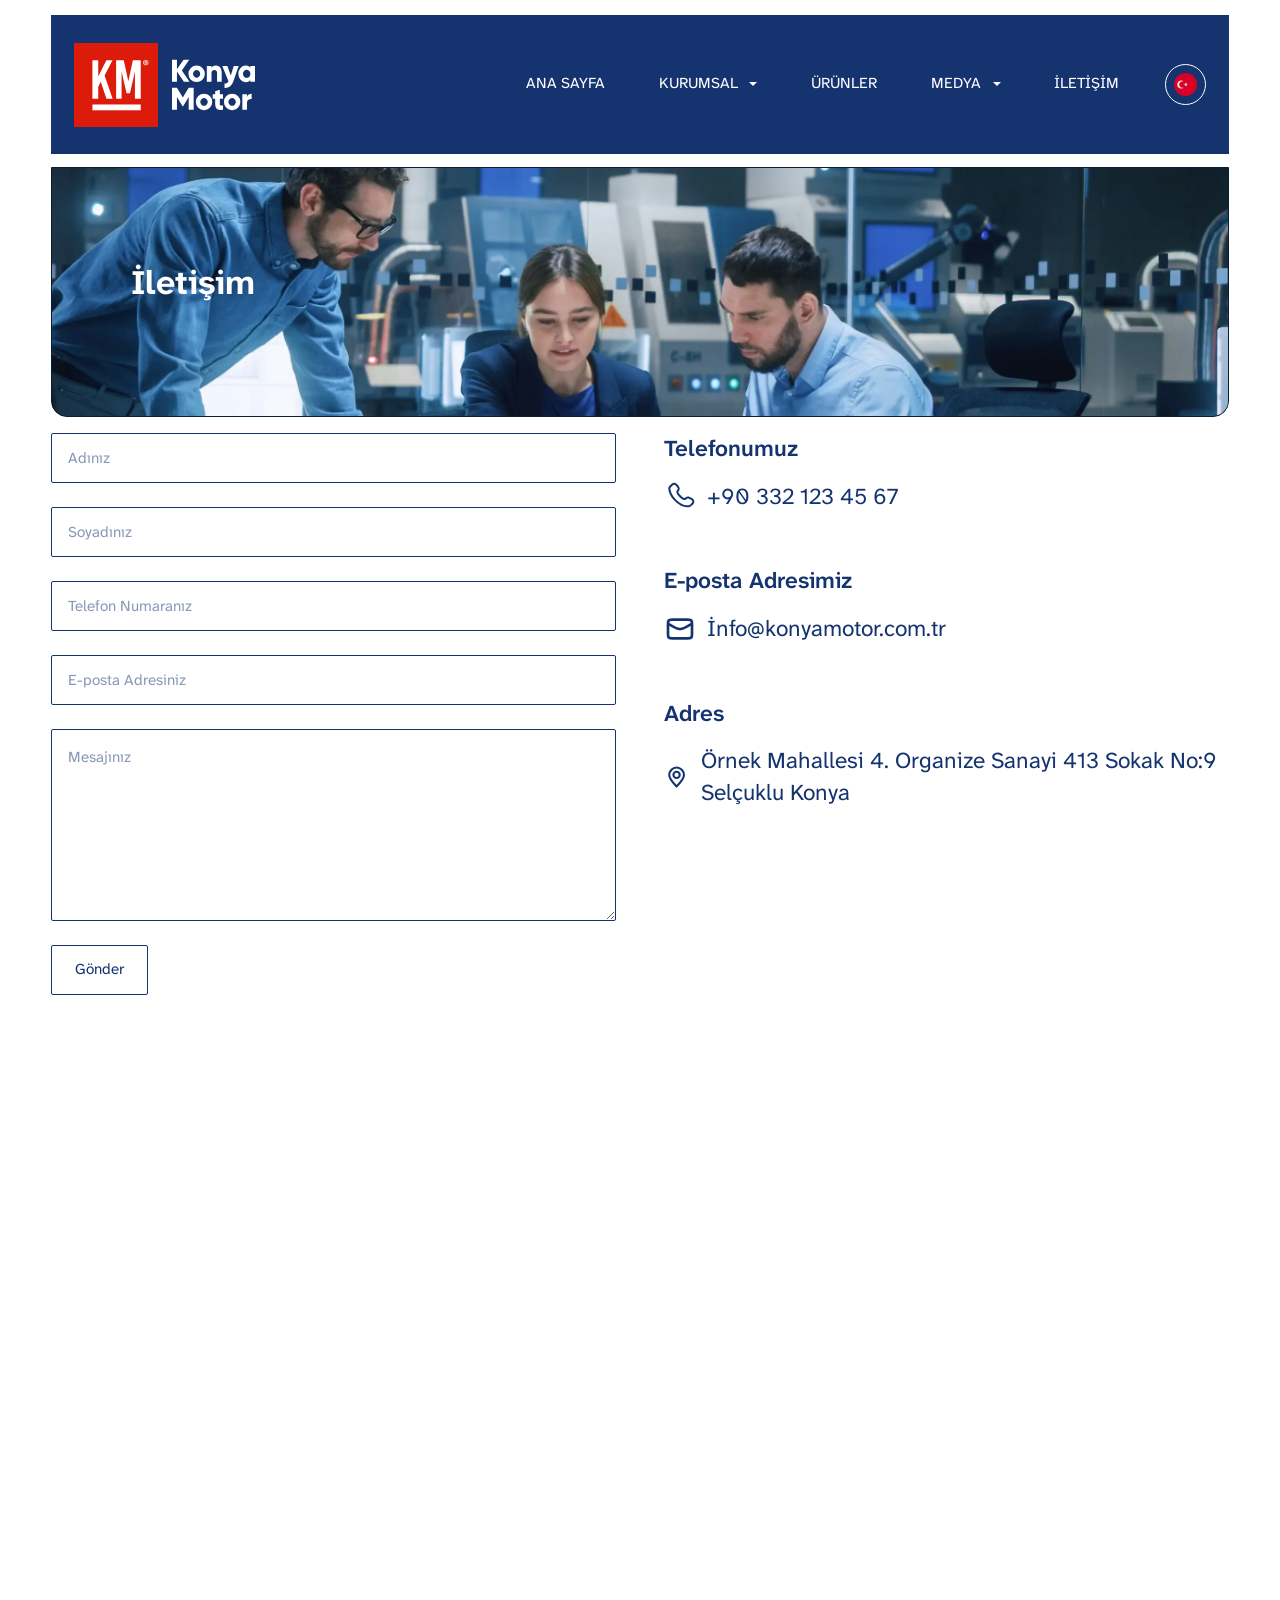
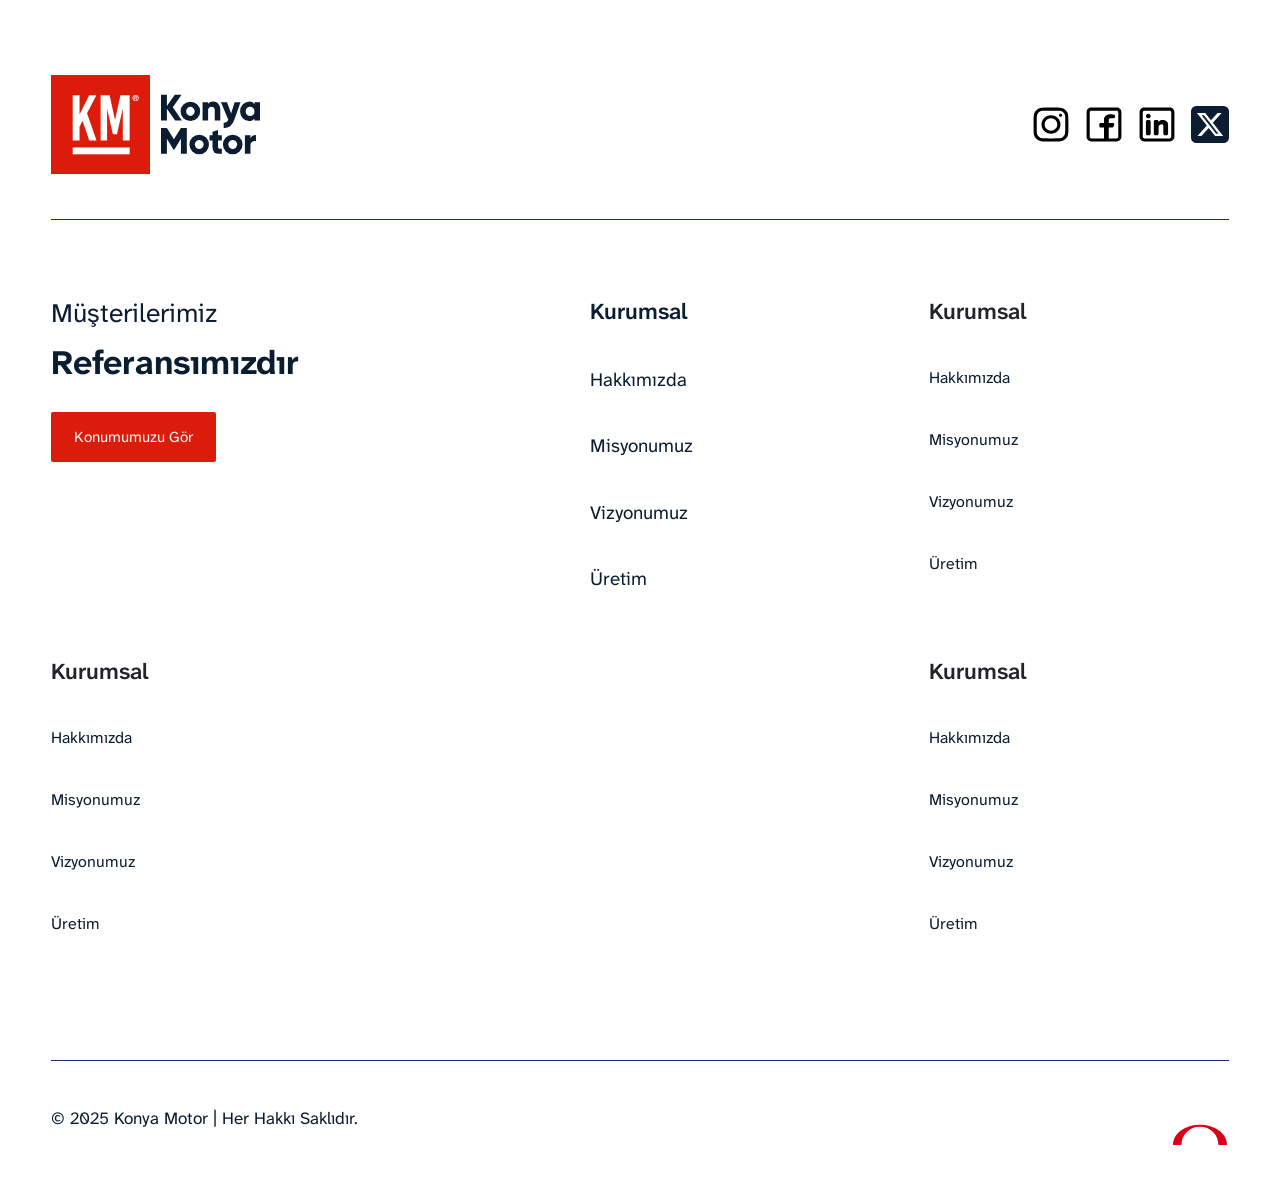
<file: contact.html>
<!DOCTYPE html>
<html lang="tr">

<head>
  <meta charset="UTF-8" />
  <meta name="viewport" content="width=device-width, initial-scale=1.0" />
  <title>İletişim</title>
  <!-- Bootstrap 5 CSS -->
  <link href="https://cdn.jsdelivr.net/npm/bootstrap@5.3.0/dist/css/bootstrap.min.css" rel="stylesheet" />
  <!-- Swiper CSS -->
  <link rel="stylesheet" href="https://cdn.jsdelivr.net/npm/swiper@11/swiper-bundle.min.css" />
  <!-- Custom CSS -->
  <link rel="stylesheet" href="custom-css/root/root.css" />
</head>

<body>
  <!-- Navbar -->
  <nav class="navbar navbar-expand-xl fixed-top">
    <div class="custom-container">
      <div class="custom-navbar">
        <!-- Logo -->
        <a class="navbar-brand" href="index.html">
          <img src="images/logo.svg" class="size-4xl" alt="" />
          <img src="images/logo-2.svg" class="size-4xl ms-2" alt="" />
        </a>

        <!-- Menu Button -->
        <button class="navbar-toggler" type="button" data-bs-toggle="offcanvas" data-bs-target="#offcanvasNavbar"
          aria-controls="offcanvasNavbar">
          <span class="navbar-toggler-icon"></span>
        </button>

        <!-- Navbar Menu -->
        <div class="collapse navbar-collapse" id="navbarNav">
          <ul class="navbar-nav ms-auto">
            <li class="nav-item">
              <a class="nav-link active" href="index.html">Ana Sayfa</a>
            </li>

            <li class="nav-item dropdown">
              <a class="nav-link dropdown-toggle" href="about.html">Kurumsal</a>

              <ul class="dropdown-menu custom-hover-dropdown-menu">
                <li><a class="dropdown-item" href="#">Firma Profili</a></li>
                <li><a class="dropdown-item" href="#">Vizyon</a></li>
                <li><a class="dropdown-item" href="#">Misyon</a></li>
                <li>
                  <a class="dropdown-item" href="#">Kalite Politikası</a>
                </li>
              </ul>
            </li>

            <li class="nav-item">
              <a class="nav-link" href="products.html">Ürünler</a>
            </li>

            <li class="nav-item dropdown">
              <a class="nav-link dropdown-toggle" href="media.html">Medya</a>

              <ul class="dropdown-menu custom-hover-dropdown-menu">
                <li><a class="dropdown-item" href="#">Fotoğraflar</a></li>
                <li><a class="dropdown-item" href="#">Videolar</a></li>
              </ul>
            </li>

            <li class="nav-item">
              <a class="nav-link" href="contact.html">İletişim</a>
            </li>

            <!-- Language Switcher Dropdown -->
            <li class="nav-item dropdown">
              <a class="nav-link language-switcher" role="button" data-bs-toggle="dropdown" aria-expanded="false"
                href="#">
                <img src="flags/turkey.webp" class="img-fluid size-sm" alt="" />
              </a>

              <div class="language-switcher dropdown-menu">
                <div class="d-flex flex-column">
                  <a class="nav-link" href="#">
                    <img src="flags/united-kingdom.webp" class="img-fluid size-sm" alt="" /></a>
                  <a class="nav-link" href="#">
                    <img src="flags/russia.webp" class="img-fluid size-sm" alt="" /></a>
                  <a class="nav-link" href="#">
                    <img src="flags/germany.webp" class="img-fluid size-sm" alt="" /></a>
                </div>
              </div>
            </li>
            <!-- Language Switcher Dropdown End -->
          </ul>
        </div>
      </div>
    </div>
  </nav>

  <!-- Offcanvas Mobile Menu -->
  <div class="offcanvas offcanvas-end" tabindex="-1" id="offcanvasNavbar" aria-labelledby="offcanvasNavbarLabel">
    <div class="custom-container navbar-h">
      <a class="navbar-brand" href="#">
        <img src="images/logo.svg" class="size-4xl" alt="" />
        <img src="images/logo-2-dark.svg" class="size-4xl ms-2" alt="" />
      </a>
      <button type="button" class="btn-close" data-bs-dismiss="offcanvas" aria-label="Close"></button>
    </div>
    <div class="offcanvas-body">
      <ul class="navbar-nav mb-5">
        <li class="nav-item">
          <a class="nav-link text-c4 fw-semibold fs-md" href="#">
            <svg class="" aria-hidden="true" xmlns="http://www.w3.org/2000/svg" width="24" height="24" fill="none"
              viewBox="0 0 24 24">
              <path stroke="currentColor" stroke-linecap="round" stroke-linejoin="round" stroke-width="2"
                d="m9 5 7 7-7 7" />
            </svg>
            Ana Sayfa</a>
        </li>
        <li class="nav-item">
          <a class="nav-link text-c4 fw-semibold fs-md" href="#">
            <svg class="" aria-hidden="true" xmlns="http://www.w3.org/2000/svg" width="24" height="24" fill="none"
              viewBox="0 0 24 24">
              <path stroke="currentColor" stroke-linecap="round" stroke-linejoin="round" stroke-width="2"
                d="m9 5 7 7-7 7" />
            </svg>
            Kurumsal</a>
        </li>
        <li class="nav-item">
          <a class="nav-link text-c4 fw-semibold fs-md" href="#">
            <svg class="" aria-hidden="true" xmlns="http://www.w3.org/2000/svg" width="24" height="24" fill="none"
              viewBox="0 0 24 24">
              <path stroke="currentColor" stroke-linecap="round" stroke-linejoin="round" stroke-width="2"
                d="m9 5 7 7-7 7" />
            </svg>
            Ürünler</a>
        </li>
        <li class="nav-item">
          <a class="nav-link text-c4 fw-semibold fs-md" href="#">
            <svg class="" aria-hidden="true" xmlns="http://www.w3.org/2000/svg" width="24" height="24" fill="none"
              viewBox="0 0 24 24">
              <path stroke="currentColor" stroke-linecap="round" stroke-linejoin="round" stroke-width="2"
                d="m9 5 7 7-7 7" />
            </svg>
            Kalite</a>
        </li>
        <li class="nav-item">
          <a class="nav-link text-c4 fw-semibold fs-md" href="#">
            <svg class="" aria-hidden="true" xmlns="http://www.w3.org/2000/svg" width="24" height="24" fill="none"
              viewBox="0 0 24 24">
              <path stroke="currentColor" stroke-linecap="round" stroke-linejoin="round" stroke-width="2"
                d="m9 5 7 7-7 7" />
            </svg>
            Medya</a>
        </li>
        <li class="nav-item">
          <a class="nav-link text-c4 fw-semibold fs-md" href="#">
            <svg class="" aria-hidden="true" xmlns="http://www.w3.org/2000/svg" width="24" height="24" fill="none"
              viewBox="0 0 24 24">
              <path stroke="currentColor" stroke-linecap="round" stroke-linejoin="round" stroke-width="2"
                d="m9 5 7 7-7 7" />
            </svg>
            İletişim</a>
        </li>
      </ul>
      <div class="d-flex flex-column gap-xs">
        <div class="d-flex gap-xs">
          <button class="custom-btn-reset rounded-full border-c5 text-c5 w-100">
            <svg aria-hidden="true" xmlns="http://www.w3.org/2000/svg" width="18" height="18" fill="none"
              viewBox="0 0 24 24">
              <path stroke="currentColor" stroke-linecap="round" stroke-width="2"
                d="m21 21-3.5-3.5M17 10a7 7 0 1 1-14 0 7 7 0 0 1 14 0Z" />
            </svg>

            Ürün Ara
          </button>
          <button class="custom-btn-reset rounded-full border-c5 text-c5 w-100">
            <svg aria-hidden="true" xmlns="http://www.w3.org/2000/svg" width="18" height="18" fill="none"
              viewBox="0 0 24 24">
              <path stroke="currentColor" stroke-linecap="round" stroke-linejoin="round" stroke-width="2"
                d="M9 10V6a3 3 0 0 1 3-3v0a3 3 0 0 1 3 3v4m3-2 .917 11.923A1 1 0 0 1 17.92 21H6.08a1 1 0 0 1-.997-1.077L6 8h12Z" />
            </svg>
            Teklif Al
          </button>
        </div>
        <!-- Language Switcher Dropdown -->
        <div>
          <button
            class="nav-link language-switcher w-100 input-h border-c4 text-c4 justify-content-between bg-transparent px-2"
            role="button" data-bs-toggle="collapse" data-bs-target="#languageCollapseMenu" aria-expanded="false"
            aria-controls="languageCollapseMenu" type="button">
            <img src="flags/turkey.webp" class="img-fluid size-md" alt="" />
            <span class="fw-semibold fs-md">TR</span>
            <svg aria-hidden="true" xmlns="http://www.w3.org/2000/svg" width="18" height="18" fill="none"
              viewBox="0 0 24 24">
              <path stroke="currentColor" stroke-linecap="round" stroke-linejoin="round" stroke-width="2"
                d="m19 9-7 7-7-7" />
            </svg>
          </button>

          <div class="collapse language-switcher" id="languageCollapseMenu">
            <div class="d-flex flex-column gap-md">
              <a class="nav-link text-c4 fw-semibold fs-md gap-sm" href="#">
                <img src="flags/united-kingdom.webp" class="img-fluid size-md" alt="" />
                <span>EN</span></a>
              <a class="nav-link text-c4 fw-semibold fs-md gap-sm" href="#">
                <img src="flags/russia.webp" class="img-fluid size-md" alt="" />
                <span>RU</span></a>
              <a class="nav-link text-c4 fw-semibold fs-md gap-sm" href="#">
                <img src="flags/germany.webp" class="img-fluid size-md" alt="" />
                <span>DE</span></a>
            </div>
          </div>
        </div>
        <!-- Language Switcher Dropdown End -->
      </div>
    </div>
  </div>

  <div class="custom-navbar-gap"></div>

  <!-- Banner -->
  <div class="custom-container mb-3">
    <div class="position-relative w-100 d-flex justify-content-start align-items-center">
      <img src="images/uydd9aeh.webp" class="img-fluid w-100 object-fit-cover border-c6 bg-c6" style="
            min-height: 250px;
            border-radius: 0 0 var(--post-rounded-2xl) var(--post-rounded-2xl);
          " alt="" />
      <p class="position-absolute text-c1 fs-3xl fw-bold text-shadow" style="left: 5rem">
        İletişim
      </p>
    </div>
  </div>

  <!-- Contact Form -->
  <div class="custom-container">
    <div class="w-100">
      <div class="row g-5">
        <!-- Left -->
        <div class="col-xl-6">
          <form class="d-flex flex-column gap-4 w-100">
            <input type="text" placeholder="Adınız" class="form-control custom-textbox-reset border-c5 text-c5" />
            <input type="text" placeholder="Soyadınız" class="form-control custom-textbox-reset border-c5 text-c5" />
            <input type="text" placeholder="Telefon Numaranız"
              class="form-control custom-textbox-reset border-c5 text-c5" />
            <input type="text" placeholder="E-posta Adresiniz"
              class="form-control custom-textbox-reset border-c5 text-c5" />
            <textarea placeholder="Mesajınız" class="form-control custom-textbox-reset border-c5 text-c5 py-3"
              style="min-height: 12rem"></textarea>

            <!-- Buton -->
            <button type="button" class="btn custom-btn-reset w-fit border-c5 text-c5">
              Gönder
            </button>
          </form>
        </div>
        <!-- Right -->
        <div class="col-xl-6">
          <div class="d-flex flex-column gap-2xl text-c5">
            <!-- Phone -->
            <div>
              <p class="fs-xl fw-semibold">Telefonumuz</p>
              <p class="fs-xl d-inline-flex align-items-center gap-sm mb-0">
                <svg width="2rem" height="2rem" viewBox="0 0 24 24" fill="currentColor"
                  xmlns="http://www.w3.org/2000/svg">
                  <g id="SVGRepo_bgCarrier" stroke-width="0" />

                  <g id="SVGRepo_tracerCarrier" stroke-linecap="round" stroke-linejoin="round" />

                  <g id="SVGRepo_iconCarrier">
                    <path
                      d="M16.1007 13.359L15.5719 12.8272H15.5719L16.1007 13.359ZM16.5562 12.9062L17.085 13.438H17.085L16.5562 12.9062ZM18.9728 12.5894L18.6146 13.2483L18.9728 12.5894ZM20.8833 13.628L20.5251 14.2869L20.8833 13.628ZM21.4217 16.883L21.9505 17.4148L21.4217 16.883ZM20.0011 18.2954L19.4723 17.7636L20.0011 18.2954ZM18.6763 18.9651L18.7459 19.7119H18.7459L18.6763 18.9651ZM8.81536 14.7266L9.34418 14.1947L8.81536 14.7266ZM4.00289 5.74561L3.2541 5.78816L3.2541 5.78816L4.00289 5.74561ZM10.4775 7.19738L11.0063 7.72922H11.0063L10.4775 7.19738ZM10.6342 4.54348L11.2346 4.09401L10.6342 4.54348ZM9.37326 2.85908L8.77286 3.30855V3.30855L9.37326 2.85908ZM6.26145 2.57483L6.79027 3.10667H6.79027L6.26145 2.57483ZM4.69185 4.13552L4.16303 3.60368H4.16303L4.69185 4.13552ZM12.0631 11.4972L12.5919 10.9654L12.0631 11.4972ZM16.6295 13.8909L17.085 13.438L16.0273 12.3743L15.5719 12.8272L16.6295 13.8909ZM18.6146 13.2483L20.5251 14.2869L21.2415 12.9691L19.331 11.9305L18.6146 13.2483ZM20.8929 16.3511L19.4723 17.7636L20.5299 18.8273L21.9505 17.4148L20.8929 16.3511ZM18.6067 18.2184C17.1568 18.3535 13.4056 18.2331 9.34418 14.1947L8.28654 15.2584C12.7186 19.6653 16.9369 19.8805 18.7459 19.7119L18.6067 18.2184ZM9.34418 14.1947C5.4728 10.3453 4.83151 7.10765 4.75168 5.70305L3.2541 5.78816C3.35456 7.55599 4.14863 11.144 8.28654 15.2584L9.34418 14.1947ZM10.7195 8.01441L11.0063 7.72922L9.9487 6.66555L9.66189 6.95073L10.7195 8.01441ZM11.2346 4.09401L9.97365 2.40961L8.77286 3.30855L10.0338 4.99296L11.2346 4.09401ZM5.73263 2.04299L4.16303 3.60368L5.22067 4.66736L6.79027 3.10667L5.73263 2.04299ZM10.1907 7.48257C9.66189 6.95073 9.66117 6.95144 9.66045 6.95216C9.66021 6.9524 9.65949 6.95313 9.659 6.95362C9.65802 6.95461 9.65702 6.95561 9.65601 6.95664C9.65398 6.95871 9.65188 6.96086 9.64972 6.9631C9.64539 6.96759 9.64081 6.97245 9.63599 6.97769C9.62634 6.98816 9.61575 7.00014 9.60441 7.01367C9.58174 7.04072 9.55605 7.07403 9.52905 7.11388C9.47492 7.19377 9.41594 7.2994 9.36589 7.43224C9.26376 7.70329 9.20901 8.0606 9.27765 8.50305C9.41189 9.36833 10.0078 10.5113 11.5343 12.0291L12.5919 10.9654C11.1634 9.54499 10.8231 8.68059 10.7599 8.27309C10.7298 8.07916 10.761 7.98371 10.7696 7.96111C10.7748 7.94713 10.7773 7.9457 10.7709 7.95525C10.7677 7.95992 10.7624 7.96723 10.7541 7.97708C10.75 7.98201 10.7451 7.98759 10.7394 7.99381C10.7365 7.99692 10.7335 8.00019 10.7301 8.00362C10.7285 8.00534 10.7268 8.00709 10.725 8.00889C10.7241 8.00979 10.7232 8.0107 10.7223 8.01162C10.7219 8.01208 10.7212 8.01278 10.7209 8.01301C10.7202 8.01371 10.7195 8.01441 10.1907 7.48257ZM11.5343 12.0291C13.0613 13.5474 14.2096 14.1383 15.0763 14.2713C15.5192 14.3392 15.8763 14.285 16.1472 14.1841C16.28 14.1346 16.3858 14.0763 16.4658 14.0227C16.5058 13.9959 16.5392 13.9704 16.5663 13.9479C16.5799 13.9367 16.5919 13.9262 16.6024 13.9166C16.6077 13.9118 16.6126 13.9073 16.6171 13.903C16.6194 13.9008 16.6215 13.8987 16.6236 13.8967C16.6246 13.8957 16.6256 13.8947 16.6266 13.8937C16.6271 13.8932 16.6279 13.8925 16.6281 13.8923C16.6288 13.8916 16.6295 13.8909 16.1007 13.359C15.5719 12.8272 15.5726 12.8265 15.5733 12.8258C15.5735 12.8256 15.5742 12.8249 15.5747 12.8244C15.5756 12.8235 15.5765 12.8226 15.5774 12.8217C15.5793 12.82 15.581 12.8183 15.5827 12.8166C15.5862 12.8133 15.5895 12.8103 15.5926 12.8074C15.5988 12.8018 15.6044 12.7969 15.6094 12.7929C15.6192 12.7847 15.6265 12.7795 15.631 12.7764C15.6403 12.7702 15.6384 12.773 15.6236 12.7785C15.5991 12.7876 15.501 12.8189 15.3038 12.7886C14.8905 12.7253 14.02 12.3853 12.5919 10.9654L11.5343 12.0291ZM9.97365 2.40961C8.95434 1.04802 6.94996 0.83257 5.73263 2.04299L6.79027 3.10667C7.32195 2.578 8.26623 2.63181 8.77286 3.30855L9.97365 2.40961ZM4.75168 5.70305C4.73201 5.35694 4.89075 4.9954 5.22067 4.66736L4.16303 3.60368C3.62571 4.13795 3.20329 4.89425 3.2541 5.78816L4.75168 5.70305ZM19.4723 17.7636C19.1975 18.0369 18.9029 18.1908 18.6067 18.2184L18.7459 19.7119C19.4805 19.6434 20.0824 19.2723 20.5299 18.8273L19.4723 17.7636ZM11.0063 7.72922C11.9908 6.7503 12.064 5.2019 11.2346 4.09401L10.0338 4.99295C10.4373 5.53193 10.3773 6.23938 9.9487 6.66555L11.0063 7.72922ZM20.5251 14.2869C21.3429 14.7315 21.4703 15.7769 20.8929 16.3511L21.9505 17.4148C23.2908 16.0821 22.8775 13.8584 21.2415 12.9691L20.5251 14.2869ZM17.085 13.438C17.469 13.0562 18.0871 12.9616 18.6146 13.2483L19.331 11.9305C18.2474 11.3414 16.9026 11.5041 16.0273 12.3743L17.085 13.438Z"
                      fill="currentColor" />
                  </g>
                </svg>
                +90 332 123 45 67
              </p>
            </div>
            <!-- E-posta -->
            <div>
              <p class="fs-xl fw-semibold">E-posta Adresimiz</p>
              <p class="fs-xl d-inline-flex align-items-center gap-sm mb-0">
                <svg width="2rem" height="2rem" viewBox="0 0 24 24" fill="none" xmlns="http://www.w3.org/2000/svg">
                  <g id="SVGRepo_bgCarrier" stroke-width="0" />

                  <g id="SVGRepo_tracerCarrier" stroke-linecap="round" stroke-linejoin="round" />

                  <g id="SVGRepo_iconCarrier">
                    <path
                      d="M21 8L17.4392 9.97822C15.454 11.0811 14.4614 11.6326 13.4102 11.8488C12.4798 12.0401 11.5202 12.0401 10.5898 11.8488C9.53864 11.6326 8.54603 11.0811 6.5608 9.97822L3 8M6.2 19H17.8C18.9201 19 19.4802 19 19.908 18.782C20.2843 18.5903 20.5903 18.2843 20.782 17.908C21 17.4802 21 16.9201 21 15.8V8.2C21 7.0799 21 6.51984 20.782 6.09202C20.5903 5.71569 20.2843 5.40973 19.908 5.21799C19.4802 5 18.9201 5 17.8 5H6.2C5.0799 5 4.51984 5 4.09202 5.21799C3.71569 5.40973 3.40973 5.71569 3.21799 6.09202C3 6.51984 3 7.07989 3 8.2V15.8C3 16.9201 3 17.4802 3.21799 17.908C3.40973 18.2843 3.71569 18.5903 4.09202 18.782C4.51984 19 5.07989 19 6.2 19Z"
                      stroke="currentColor" stroke-width="2" stroke-linecap="round" stroke-linejoin="round" />
                  </g>
                </svg>
                İnfo@konyamotor.com.tr
              </p>
            </div>
            <!-- Address -->
            <div>
              <p class="fs-xl fw-semibold">Adres</p>
              <p class="fs-xl d-inline-flex align-items-center gap-sm mb-0">
                <svg width="2rem" height="2rem" viewBox="0 0 24 24" fill="none" xmlns="http://www.w3.org/2000/svg">
                  <g id="SVGRepo_bgCarrier" stroke-width="0" />

                  <g id="SVGRepo_tracerCarrier" stroke-linecap="round" stroke-linejoin="round" />

                  <g id="SVGRepo_iconCarrier">
                    <path
                      d="M12 21C15.5 17.4 19 14.1764 19 10.2C19 6.22355 15.866 3 12 3C8.13401 3 5 6.22355 5 10.2C5 14.1764 8.5 17.4 12 21Z"
                      stroke="currentColor" stroke-width="2" stroke-linecap="round" stroke-linejoin="round" />
                    <path
                      d="M12 13C13.6569 13 15 11.6569 15 10C15 8.34315 13.6569 7 12 7C10.3431 7 9 8.34315 9 10C9 11.6569 10.3431 13 12 13Z"
                      stroke="currentColor" stroke-width="2" stroke-linecap="round" stroke-linejoin="round" />
                  </g>
                </svg>
                Örnek Mahallesi 4. Organize Sanayi 413 Sokak No:9 Selçuklu
                Konya
              </p>
            </div>
          </div>
        </div>
      </div>
    </div>
  </div>

  <div class="custom-site-gap"></div>

  <!-- Google Map -->
  <section class="custom-container">
    <iframe
      src="https://www.google.com/maps/embed?pb=!1m18!1m12!1m3!1d3149.2690202417166!2d32.44007617720787!3d37.877390906240024!2m3!1f0!2f0!3f0!3m2!1i1024!2i768!4f13.1!3m3!1m2!1s0x14d0857623bcd2a9%3A0x630400b354cbca08!2sPost%20Ajans%20A.%C5%9E.!5e0!3m2!1str!2str!4v1761828192984!5m2!1str!2str"
      width="100%" height="450" allowfullscreen="" loading="lazy" referrerpolicy="no-referrer-when-downgrade"></iframe>
  </section>

  <div class="custom-site-gap"></div>

  <!-- Footer -->
  <section class="custom-container">
    <div class="w-100">
      <!-- Head -->
      <div class="d-flex flex-column flex-xl-row justify-content-between align-items-center gap-md">
        <div class="d-flex align-items-center gap-sm">
          <img src="images/logo.svg" class="size-5xl" alt="" />
          <img src="images/logo-2-dark.svg" class="size-5xl" alt="" />
        </div>
        <div class="d-flex align-items-center gap-md">
          <a href="">
            <img src="icons/instagram.svg" class="size-lg" alt="" />
          </a>
          <a href="">
            <img src="icons/facebook.svg" class="size-lg" alt="" />
          </a>
          <a href="">
            <img src="icons/linkedin.svg" class="size-lg" alt="" />
          </a>
          <a href="">
            <img src="icons/square-x-twitter.svg" class="size-lg" alt="" />
          </a>
        </div>
      </div>
      <!-- Main -->
      <div class="d-flex flex-wrap w-100 justify-content-between gap-md" style="
            margin-block: var(--post-gap-2xl);
            padding-block: var(--post-gap-4xl);
            border-top: 1px solid var(--post-c5);
            border-bottom: 1px solid var(--post-c5);
          ">
        <!-- info -->
        <div class="d-flex flex-column gap-sm w-100 text-c6 fs-lg mb-5" style="max-width: 500px">
          <p class="text-c6 fs-2xl mb-0">Müşterilerimiz</p>
          <p class="text-c6 fw-bold fs-3xl">Referansımızdır</p>
          <a href="#" class="custom-btn-reset text-c2 bg-c4 w-fit">Konumumuzu Gör</a>
        </div>
        <!-- 1 -->
        <div class="d-flex flex-column gap-xl w-100 text-c6 fs-lg mb-5" style="max-width: 300px">
          <p class="fw-semibold fs-xl mb-0">Kurumsal</p>
          <a href="" class="text-decoration-none text-c6">Hakkımızda</a>
          <a href="" class="text-decoration-none text-c6">Misyonumuz</a>
          <a href="" class="text-decoration-none text-c6">Vizyonumuz</a>
          <a href="" class="text-decoration-none text-c6">Üretim</a>
        </div>
        <!-- 2 -->
        <div class="d-flex flex-column gap-xl w-100 mb-5" style="max-width: 300px">
          <p class="fw-semibold fs-xl mb-0">Kurumsal</p>
          <a href="" class="text-decoration-none text-c6">Hakkımızda</a>
          <a href="" class="text-decoration-none text-c6">Misyonumuz</a>
          <a href="" class="text-decoration-none text-c6">Vizyonumuz</a>
          <a href="" class="text-decoration-none text-c6">Üretim</a>
        </div>
        <!-- 3 -->
        <div class="d-flex flex-column gap-xl w-100 mb-5" style="max-width: 300px">
          <p class="fw-semibold fs-xl mb-0">Kurumsal</p>
          <a href="" class="text-decoration-none text-c6">Hakkımızda</a>
          <a href="" class="text-decoration-none text-c6">Misyonumuz</a>
          <a href="" class="text-decoration-none text-c6">Vizyonumuz</a>
          <a href="" class="text-decoration-none text-c6">Üretim</a>
        </div>
        <!-- 4 -->
        <div class="d-flex flex-column gap-xl w-100 mb-5" style="max-width: 300px">
          <p class="fw-semibold fs-xl mb-0">Kurumsal</p>
          <a href="" class="text-decoration-none text-c6">Hakkımızda</a>
          <a href="" class="text-decoration-none text-c6">Misyonumuz</a>
          <a href="" class="text-decoration-none text-c6">Vizyonumuz</a>
          <a href="" class="text-decoration-none text-c6">Üretim</a>
        </div>
      </div>
      <!-- Copyright -->
      <div class="d-flex flex-column flex-xl-row justify-content-between align-items-center gap-md"
        style="padding-bottom: var(--post-gap-xl)">
        <p class="text-c6 fs-md">© 2025 Konya Motor | Her Hakkı Saklıdır.</p>
        <img src="images/post-logo.svg" alt="" />
      </div>
    </div>
  </section>

  <!-- Bootstrap 5 JS -->
  <script src="https://cdn.jsdelivr.net/npm/bootstrap@5.3.0/dist/js/bootstrap.bundle.min.js"></script>
  <!-- Swiper JS -->
  <script src="https://cdn.jsdelivr.net/npm/swiper@11/swiper-bundle.min.js"></script>
  <!-- Custom JS -->
  <script src="js/custom.js"></script>
</body>

</html>
</file>
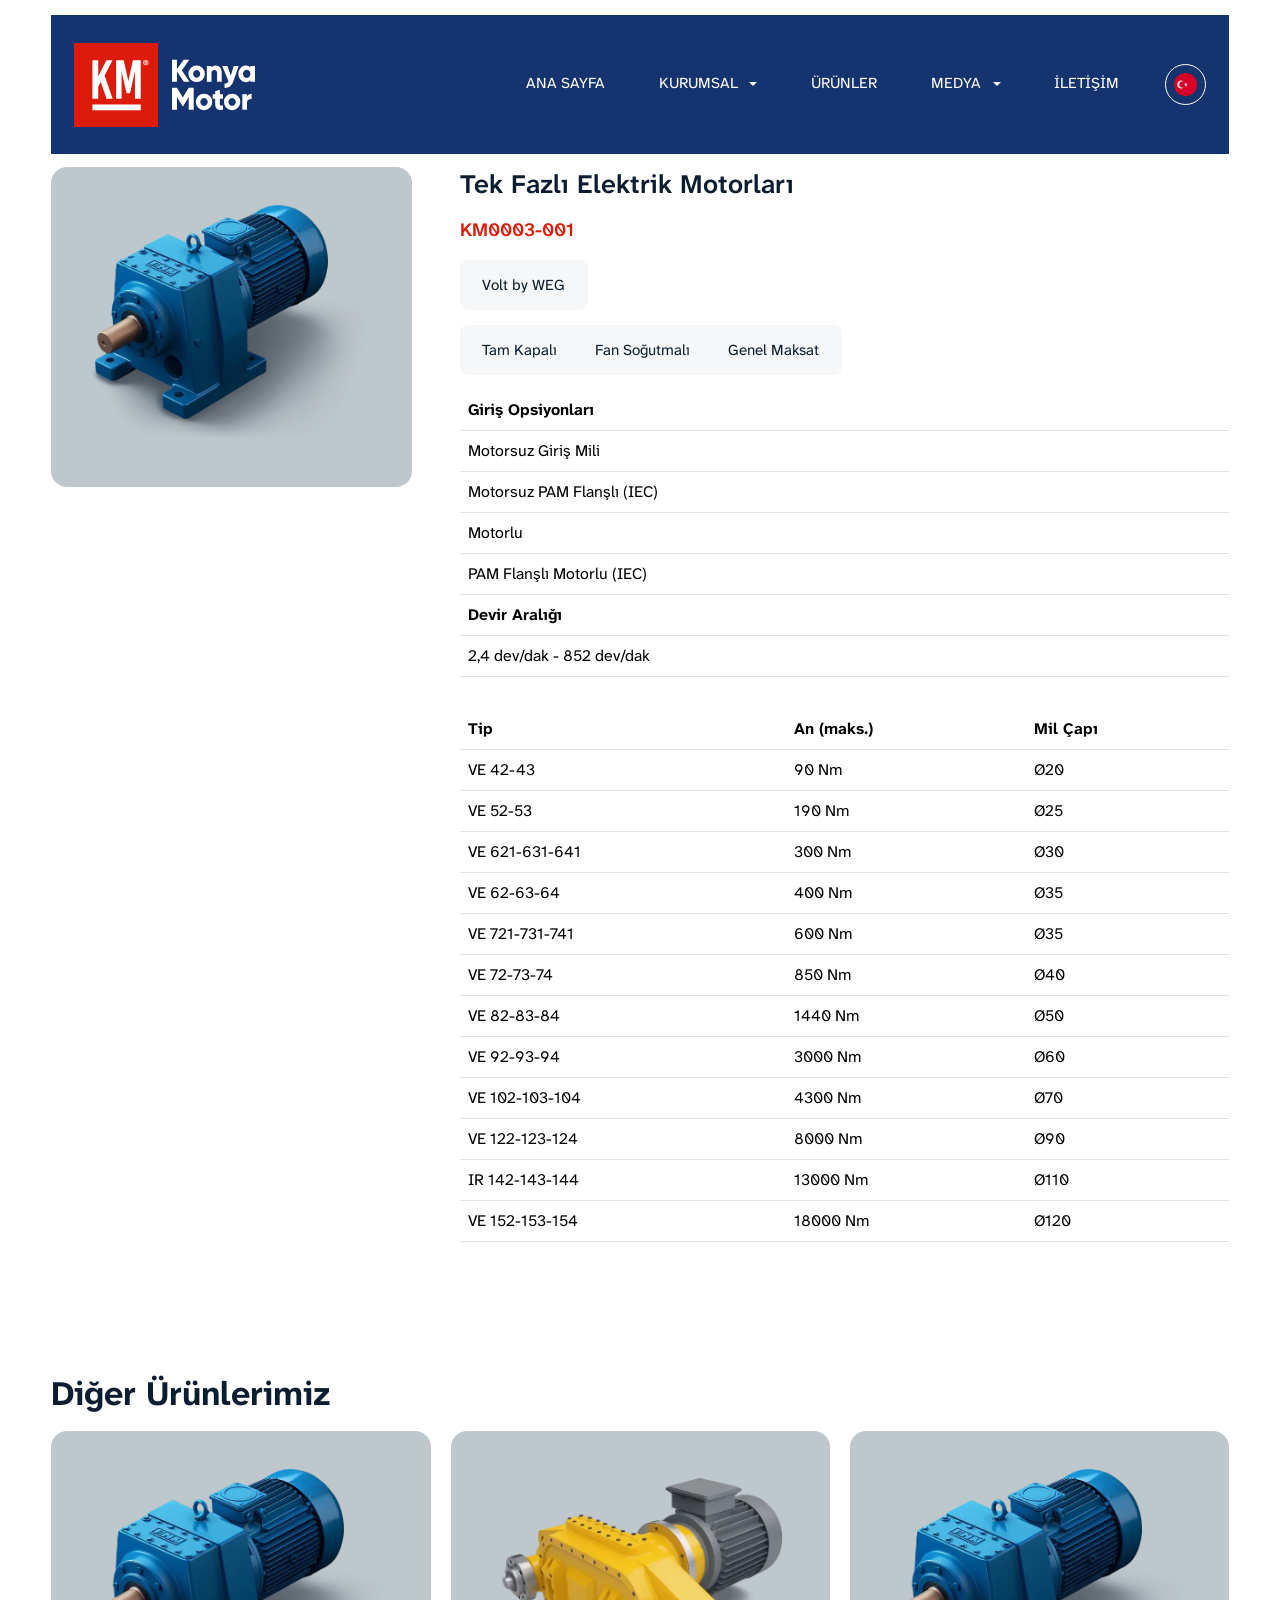
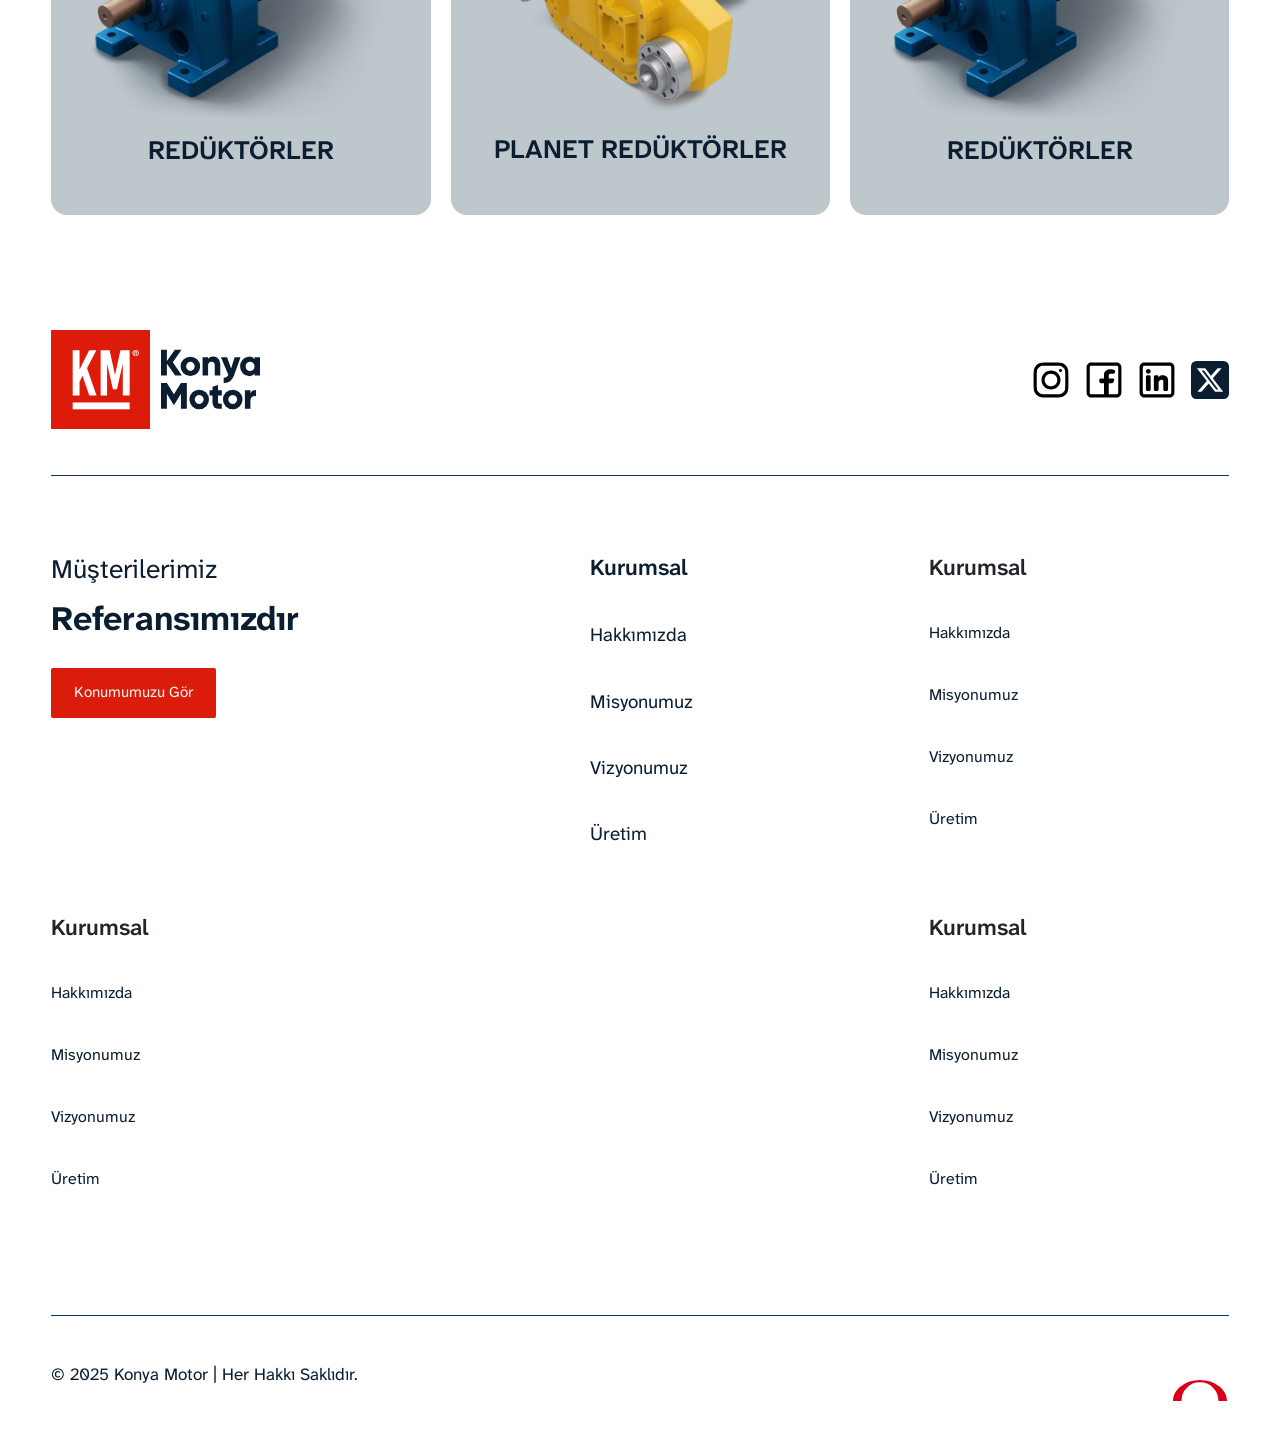
<file: product-details.html>
<!DOCTYPE html>
<html lang="tr">

<head>
  <meta charset="UTF-8" />
  <meta name="viewport" content="width=device-width, initial-scale=1.0" />
  <title>Ürün Detay</title>
  <!-- Bootstrap 5 CSS -->
  <link href="https://cdn.jsdelivr.net/npm/bootstrap@5.3.0/dist/css/bootstrap.min.css" rel="stylesheet" />
  <!-- Swiper CSS -->
  <link rel="stylesheet" href="https://cdn.jsdelivr.net/npm/swiper@11/swiper-bundle.min.css" />
  <!-- Custom CSS -->
  <link rel="stylesheet" href="custom-css/root/root.css" />
</head>

<body>
  <!-- Navbar -->
  <nav class="navbar navbar-expand-xl fixed-top">
    <div class="custom-container">
      <div class="custom-navbar">
        <!-- Logo -->
        <a class="navbar-brand" href="index.html">
          <img src="images/logo.svg" class="size-4xl" alt="" />
          <img src="images/logo-2.svg" class="size-4xl ms-2" alt="" />
        </a>

        <!-- Menu Button -->
        <button class="navbar-toggler" type="button" data-bs-toggle="offcanvas" data-bs-target="#offcanvasNavbar"
          aria-controls="offcanvasNavbar">
          <span class="navbar-toggler-icon"></span>
        </button>

        <!-- Navbar Menu -->
        <div class="collapse navbar-collapse" id="navbarNav">
          <ul class="navbar-nav ms-auto">
            <li class="nav-item">
              <a class="nav-link active" href="index.html">Ana Sayfa</a>
            </li>

            <li class="nav-item dropdown">
              <a class="nav-link dropdown-toggle" href="about.html">Kurumsal</a>

              <ul class="dropdown-menu custom-hover-dropdown-menu">
                <li><a class="dropdown-item" href="#">Firma Profili</a></li>
                <li><a class="dropdown-item" href="#">Vizyon</a></li>
                <li><a class="dropdown-item" href="#">Misyon</a></li>
                <li>
                  <a class="dropdown-item" href="#">Kalite Politikası</a>
                </li>
              </ul>
            </li>

            <li class="nav-item">
              <a class="nav-link" href="products.html">Ürünler</a>
            </li>

            <li class="nav-item dropdown">
              <a class="nav-link dropdown-toggle" href="media.html">Medya</a>

              <ul class="dropdown-menu custom-hover-dropdown-menu">
                <li><a class="dropdown-item" href="#">Fotoğraflar</a></li>
                <li><a class="dropdown-item" href="#">Videolar</a></li>
              </ul>
            </li>

            <li class="nav-item">
              <a class="nav-link" href="contact.html">İletişim</a>
            </li>

            <!-- Language Switcher Dropdown -->
            <li class="nav-item dropdown">
              <a class="nav-link language-switcher" role="button" data-bs-toggle="dropdown" aria-expanded="false"
                href="#">
                <img src="flags/turkey.webp" class="img-fluid size-sm" alt="" />
              </a>

              <div class="language-switcher dropdown-menu">
                <div class="d-flex flex-column">
                  <a class="nav-link" href="#">
                    <img src="flags/united-kingdom.webp" class="img-fluid size-sm" alt="" /></a>
                  <a class="nav-link" href="#">
                    <img src="flags/russia.webp" class="img-fluid size-sm" alt="" /></a>
                  <a class="nav-link" href="#">
                    <img src="flags/germany.webp" class="img-fluid size-sm" alt="" /></a>
                </div>
              </div>
            </li>
            <!-- Language Switcher Dropdown End -->
          </ul>
        </div>
      </div>
    </div>
  </nav>

  <!-- Offcanvas Mobile Menu -->
  <div class="offcanvas offcanvas-end" tabindex="-1" id="offcanvasNavbar" aria-labelledby="offcanvasNavbarLabel">
    <div class="custom-container navbar-h">
      <a class="navbar-brand" href="#">
        <img src="images/logo.svg" class="size-4xl" alt="" />
        <img src="images/logo-2-dark.svg" class="size-4xl ms-2" alt="" />
      </a>
      <button type="button" class="btn-close" data-bs-dismiss="offcanvas" aria-label="Close"></button>
    </div>
    <div class="offcanvas-body">
      <ul class="navbar-nav mb-5">
        <li class="nav-item">
          <a class="nav-link text-c4 fw-semibold fs-md" href="#">
            <svg class="" aria-hidden="true" xmlns="http://www.w3.org/2000/svg" width="24" height="24" fill="none"
              viewBox="0 0 24 24">
              <path stroke="currentColor" stroke-linecap="round" stroke-linejoin="round" stroke-width="2"
                d="m9 5 7 7-7 7" />
            </svg>
            Ana Sayfa</a>
        </li>
        <li class="nav-item">
          <a class="nav-link text-c4 fw-semibold fs-md" href="#">
            <svg class="" aria-hidden="true" xmlns="http://www.w3.org/2000/svg" width="24" height="24" fill="none"
              viewBox="0 0 24 24">
              <path stroke="currentColor" stroke-linecap="round" stroke-linejoin="round" stroke-width="2"
                d="m9 5 7 7-7 7" />
            </svg>
            Kurumsal</a>
        </li>
        <li class="nav-item">
          <a class="nav-link text-c4 fw-semibold fs-md" href="#">
            <svg class="" aria-hidden="true" xmlns="http://www.w3.org/2000/svg" width="24" height="24" fill="none"
              viewBox="0 0 24 24">
              <path stroke="currentColor" stroke-linecap="round" stroke-linejoin="round" stroke-width="2"
                d="m9 5 7 7-7 7" />
            </svg>
            Ürünler</a>
        </li>
        <li class="nav-item">
          <a class="nav-link text-c4 fw-semibold fs-md" href="#">
            <svg class="" aria-hidden="true" xmlns="http://www.w3.org/2000/svg" width="24" height="24" fill="none"
              viewBox="0 0 24 24">
              <path stroke="currentColor" stroke-linecap="round" stroke-linejoin="round" stroke-width="2"
                d="m9 5 7 7-7 7" />
            </svg>
            Kalite</a>
        </li>
        <li class="nav-item">
          <a class="nav-link text-c4 fw-semibold fs-md" href="#">
            <svg class="" aria-hidden="true" xmlns="http://www.w3.org/2000/svg" width="24" height="24" fill="none"
              viewBox="0 0 24 24">
              <path stroke="currentColor" stroke-linecap="round" stroke-linejoin="round" stroke-width="2"
                d="m9 5 7 7-7 7" />
            </svg>
            Medya</a>
        </li>
        <li class="nav-item">
          <a class="nav-link text-c4 fw-semibold fs-md" href="#">
            <svg class="" aria-hidden="true" xmlns="http://www.w3.org/2000/svg" width="24" height="24" fill="none"
              viewBox="0 0 24 24">
              <path stroke="currentColor" stroke-linecap="round" stroke-linejoin="round" stroke-width="2"
                d="m9 5 7 7-7 7" />
            </svg>
            İletişim</a>
        </li>
      </ul>
      <div class="d-flex flex-column gap-xs">
        <div class="d-flex gap-xs">
          <button class="custom-btn-reset rounded-full border-c5 text-c5 w-100">
            <svg aria-hidden="true" xmlns="http://www.w3.org/2000/svg" width="18" height="18" fill="none"
              viewBox="0 0 24 24">
              <path stroke="currentColor" stroke-linecap="round" stroke-width="2"
                d="m21 21-3.5-3.5M17 10a7 7 0 1 1-14 0 7 7 0 0 1 14 0Z" />
            </svg>

            Ürün Ara
          </button>
          <button class="custom-btn-reset rounded-full border-c5 text-c5 w-100">
            <svg aria-hidden="true" xmlns="http://www.w3.org/2000/svg" width="18" height="18" fill="none"
              viewBox="0 0 24 24">
              <path stroke="currentColor" stroke-linecap="round" stroke-linejoin="round" stroke-width="2"
                d="M9 10V6a3 3 0 0 1 3-3v0a3 3 0 0 1 3 3v4m3-2 .917 11.923A1 1 0 0 1 17.92 21H6.08a1 1 0 0 1-.997-1.077L6 8h12Z" />
            </svg>
            Teklif Al
          </button>
        </div>
        <!-- Language Switcher Dropdown -->
        <div>
          <button
            class="nav-link language-switcher w-100 input-h border-c4 text-c4 justify-content-between bg-transparent px-2"
            role="button" data-bs-toggle="collapse" data-bs-target="#languageCollapseMenu" aria-expanded="false"
            aria-controls="languageCollapseMenu" type="button">
            <img src="flags/turkey.webp" class="img-fluid size-md" alt="" />
            <span class="fw-semibold fs-md">TR</span>
            <svg aria-hidden="true" xmlns="http://www.w3.org/2000/svg" width="18" height="18" fill="none"
              viewBox="0 0 24 24">
              <path stroke="currentColor" stroke-linecap="round" stroke-linejoin="round" stroke-width="2"
                d="m19 9-7 7-7-7" />
            </svg>
          </button>

          <div class="collapse language-switcher" id="languageCollapseMenu">
            <div class="d-flex flex-column gap-md">
              <a class="nav-link text-c4 fw-semibold fs-md gap-sm" href="#">
                <img src="flags/united-kingdom.webp" class="img-fluid size-md" alt="" />
                <span>EN</span></a>
              <a class="nav-link text-c4 fw-semibold fs-md gap-sm" href="#">
                <img src="flags/russia.webp" class="img-fluid size-md" alt="" />
                <span>RU</span></a>
              <a class="nav-link text-c4 fw-semibold fs-md gap-sm" href="#">
                <img src="flags/germany.webp" class="img-fluid size-md" alt="" />
                <span>DE</span></a>
            </div>
          </div>
        </div>
        <!-- Language Switcher Dropdown End -->
      </div>
    </div>
  </div>

  <div class="custom-navbar-gap"></div>

  <!-- Product Details -->
  <div class="custom-container">
    <div class="w-100">
      <div class="row g-5">
        <!-- Left -->
        <div class="col-md-6 col-xl-4">
          <div class="product-card">
            <img src="images/qfvbn4m4.webp" alt="Kulaklık"
              class="img-fluid w-100 h-auto object-fit-cover" />
          </div>
        </div>
        <!-- Right -->
        <div class="col-xl-8">
          <div class="d-flex flex-column gap-md justify-content-center w-100 h-100">
            <p class="fs-2xl fw-semibold text-c6 mb-0">
              Tek Fazlı Elektrik Motorları
            </p>
            <p class="fs-lg fw-semibold text-c4 mb-0">KM0003-001</p>
            <a href="" class="custom-btn-reset rounded-lg bg-c2 w-fit text-c6">Volt by WEG</a>
            <div class="custom-btn-reset rounded-lg bg-c2 w-fit text-c6 gap-xl">
              <a href="" class="text-decoration-none text-c6">Tam Kapalı</a>
              <a href="" class="text-decoration-none text-c6">Fan Soğutmalı</a>
              <a href="" class="text-decoration-none text-c6">Genel Maksat</a>
            </div>
            <table class="table">
              <tbody>
                <tr>
                  <td><strong>Giriş Opsiyonları</strong></td>
                </tr>
                <tr>
                  <td>Motorsuz Giriş Mili</td>
                </tr>
                <tr>
                  <td>Motorsuz PAM Flanşlı (IEC)</td>
                </tr>
                <tr>
                  <td>Motorlu</td>
                </tr>
                <tr>
                  <td>PAM Flanşlı Motorlu (IEC)</td>
                </tr>
                <tr>
                  <td><strong>Devir Aralığı</strong></td>
                </tr>
                <tr>
                  <td>
                    <span dir="auto" style="vertical-align: inherit"><span dir="auto"
                        style="vertical-align: inherit">2,4 dev/dak - 852 dev/dak</span></span>
                  </td>
                </tr>
              </tbody>
            </table>
            <table class="table">
              <tbody>
                <tr>
                  <td>
                    <strong><span dir="auto" style="vertical-align: inherit"><span dir="auto"
                          style="vertical-align: inherit">Tip</span></span></strong>
                  </td>
                  <td>
                    <strong><span dir="auto" style="vertical-align: inherit"><span dir="auto"
                          style="vertical-align: inherit">An (maks.)</span></span></strong>
                  </td>
                  <td><strong>Mil Çapı</strong></td>
                </tr>
                <tr>
                  <td>
                    <span dir="auto" style="vertical-align: inherit"><span dir="auto" style="vertical-align: inherit">VE
                        42-43</span></span>
                  </td>
                  <td>
                    <span dir="auto" style="vertical-align: inherit"><span dir="auto" style="vertical-align: inherit">90
                        Nm</span></span>
                  </td>
                  <td>
                    <span dir="auto" style="vertical-align: inherit"><span dir="auto"
                        style="vertical-align: inherit">Ø20</span></span>
                  </td>
                </tr>
                <tr>
                  <td>
                    <span dir="auto" style="vertical-align: inherit"><span dir="auto" style="vertical-align: inherit">VE
                        52-53</span></span>
                  </td>
                  <td>
                    <span dir="auto" style="vertical-align: inherit"><span dir="auto"
                        style="vertical-align: inherit">190 Nm</span></span>
                  </td>
                  <td>
                    <span dir="auto" style="vertical-align: inherit"><span dir="auto"
                        style="vertical-align: inherit">Ø25</span></span>
                  </td>
                </tr>
                <tr>
                  <td>
                    <span dir="auto" style="vertical-align: inherit"><span dir="auto" style="vertical-align: inherit">VE
                        621-631-641</span></span>
                  </td>
                  <td>
                    <span dir="auto" style="vertical-align: inherit"><span dir="auto"
                        style="vertical-align: inherit">300 Nm</span></span>
                  </td>
                  <td>
                    <span dir="auto" style="vertical-align: inherit"><span dir="auto"
                        style="vertical-align: inherit">Ø30</span></span>
                  </td>
                </tr>
                <tr>
                  <td>
                    <span dir="auto" style="vertical-align: inherit"><span dir="auto" style="vertical-align: inherit">VE
                        62-63-64</span></span>
                  </td>
                  <td>
                    <span dir="auto" style="vertical-align: inherit"><span dir="auto"
                        style="vertical-align: inherit">400 Nm</span></span>
                  </td>
                  <td>
                    <span dir="auto" style="vertical-align: inherit"><span dir="auto"
                        style="vertical-align: inherit">Ø35</span></span>
                  </td>
                </tr>
                <tr>
                  <td>
                    <span dir="auto" style="vertical-align: inherit"><span dir="auto" style="vertical-align: inherit">VE
                        721-731-741</span></span>
                  </td>
                  <td>
                    <span dir="auto" style="vertical-align: inherit"><span dir="auto"
                        style="vertical-align: inherit">600 Nm</span></span>
                  </td>
                  <td>
                    <span dir="auto" style="vertical-align: inherit"><span dir="auto"
                        style="vertical-align: inherit">Ø35</span></span>
                  </td>
                </tr>
                <tr>
                  <td>
                    <span dir="auto" style="vertical-align: inherit"><span dir="auto" style="vertical-align: inherit">VE
                        72-73-74</span></span>
                  </td>
                  <td>
                    <span dir="auto" style="vertical-align: inherit"><span dir="auto"
                        style="vertical-align: inherit">850 Nm</span></span>
                  </td>
                  <td>
                    <span dir="auto" style="vertical-align: inherit"><span dir="auto"
                        style="vertical-align: inherit">Ø40</span></span>
                  </td>
                </tr>
                <tr>
                  <td>
                    <span dir="auto" style="vertical-align: inherit"><span dir="auto" style="vertical-align: inherit">VE
                        82-83-84</span></span>
                  </td>
                  <td>
                    <span dir="auto" style="vertical-align: inherit"><span dir="auto"
                        style="vertical-align: inherit">1440 Nm</span></span>
                  </td>
                  <td>
                    <span dir="auto" style="vertical-align: inherit"><span dir="auto"
                        style="vertical-align: inherit">Ø50</span></span>
                  </td>
                </tr>
                <tr>
                  <td>
                    <span dir="auto" style="vertical-align: inherit"><span dir="auto" style="vertical-align: inherit">VE
                        92-93-94</span></span>
                  </td>
                  <td>
                    <span dir="auto" style="vertical-align: inherit"><span dir="auto"
                        style="vertical-align: inherit">3000 Nm</span></span>
                  </td>
                  <td>
                    <span dir="auto" style="vertical-align: inherit"><span dir="auto"
                        style="vertical-align: inherit">Ø60</span></span>
                  </td>
                </tr>
                <tr>
                  <td>
                    <span dir="auto" style="vertical-align: inherit"><span dir="auto" style="vertical-align: inherit">VE
                        102-103-104</span></span>
                  </td>
                  <td>
                    <span dir="auto" style="vertical-align: inherit"><span dir="auto"
                        style="vertical-align: inherit">4300 Nm</span></span>
                  </td>
                  <td>
                    <span dir="auto" style="vertical-align: inherit"><span dir="auto"
                        style="vertical-align: inherit">Ø70</span></span>
                  </td>
                </tr>
                <tr>
                  <td>
                    <span dir="auto" style="vertical-align: inherit"><span dir="auto" style="vertical-align: inherit">VE
                        122-123-124</span></span>
                  </td>
                  <td>
                    <span dir="auto" style="vertical-align: inherit"><span dir="auto"
                        style="vertical-align: inherit">8000 Nm</span></span>
                  </td>
                  <td>
                    <span dir="auto" style="vertical-align: inherit"><span dir="auto"
                        style="vertical-align: inherit">Ø90</span></span>
                  </td>
                </tr>
                <tr>
                  <td>
                    <span dir="auto" style="vertical-align: inherit"><span dir="auto" style="vertical-align: inherit">IR
                        142-143-144</span></span>
                  </td>
                  <td>
                    <span dir="auto" style="vertical-align: inherit"><span dir="auto"
                        style="vertical-align: inherit">13000 Nm</span></span>
                  </td>
                  <td>
                    <span dir="auto" style="vertical-align: inherit"><span dir="auto"
                        style="vertical-align: inherit">Ø110</span></span>
                  </td>
                </tr>
                <tr>
                  <td>
                    <span dir="auto" style="vertical-align: inherit"><span dir="auto" style="vertical-align: inherit">VE
                        152-153-154</span></span>
                  </td>
                  <td>
                    <span dir="auto" style="vertical-align: inherit"><span dir="auto"
                        style="vertical-align: inherit">18000 Nm</span></span>
                  </td>
                  <td>
                    <span dir="auto" style="vertical-align: inherit"><span dir="auto"
                        style="vertical-align: inherit">Ø120</span></span>
                  </td>
                </tr>
              </tbody>
            </table>
          </div>
        </div>
      </div>
    </div>
  </div>

  <div class="custom-site-gap"></div>

  <!-- Other Products -->
  <section class="custom-container">
    <div class="w-100">
      <!-- Head -->
      <div class="w-100">
        <p class="text-c6 fw-bold fs-3xl">Diğer Ürünlerimiz</p>
      </div>
      <!-- Slider -->
      <div class="swiper swiper-product-slider pt-0">
        <div class="swiper-wrapper swiper-product-slider-wrapper">
          <!-- Slide 1 -->
          <a href="product-details.html" class="swiper-slide product-card">
            <img src="images/qfvbn4m4.webp" alt="Kulaklık"
              class="img-fluid w-100 h-auto object-fit-cover mb-5" />
            <p class="text-uppercase text-c6 fw-semibold fs-2xl mb-5 product-card-title">
              Redüktörler
            </p>
          </a>
          <!-- Slide 2 -->
          <div class="swiper-slide product-card">
            <img src="images/blevfymf.webp" alt="Kulaklık" class="img-fluid w-100 h-auto object-fit-cover mb-5" />
            <p class="text-uppercase text-c6 fw-semibold fs-2xl mb-5 product-card-title">
              Planet Redüktörler
            </p>
          </div>
          <!-- Slide 3 -->
          <div class="swiper-slide product-card">
            <img src="images/qfvbn4m4.webp" alt="Kulaklık"
              class="img-fluid w-100 h-auto object-fit-cover mb-5" />
            <p class="text-uppercase text-c6 fw-semibold fs-2xl mb-5 product-card-title">
              Redüktörler
            </p>
          </div>
          <!-- Slide 4 -->
          <div class="swiper-slide product-card">
            <img src="images/blevfymf.webp" alt="Kulaklık" class="img-fluid w-100 h-auto object-fit-cover mb-5" />
            <p class="text-uppercase text-c6 fw-semibold fs-2xl mb-5 product-card-title">
              Planet Redüktörler
            </p>
          </div>
          <!-- Slide 5 -->
          <div class="swiper-slide product-card">
            <img src="images/qfvbn4m4.webp" alt="Kulaklık"
              class="img-fluid w-100 h-auto object-fit-cover mb-5" />
            <p class="text-uppercase text-c6 fw-semibold fs-2xl mb-5 product-card-title">
              Redüktörler
            </p>
          </div>
          <!-- Slide 6 -->
          <div class="swiper-slide product-card">
            <img src="images/blevfymf.webp" alt="Kulaklık" class="img-fluid w-100 h-auto object-fit-cover mb-5" />
            <p class="text-uppercase text-c6 fw-semibold fs-2xl mb-5 product-card-title">
              Planet Redüktörler
            </p>
          </div>
          <!-- Slide 7 -->
          <div class="swiper-slide product-card">
            <img src="images/qfvbn4m4.webp" alt="Kulaklık"
              class="img-fluid w-100 h-auto object-fit-cover mb-5" />
            <p class="text-uppercase text-c6 fw-semibold fs-2xl mb-5 product-card-title">
              Redüktörler
            </p>
          </div>
          <!-- Slide 8 -->
          <div class="swiper-slide product-card">
            <img src="images/blevfymf.webp" alt="Kulaklık" class="img-fluid w-100 h-auto object-fit-cover mb-5" />
            <p class="text-uppercase text-c6 fw-semibold fs-2xl mb-5 product-card-title">
              Planet Redüktörler
            </p>
          </div>
        </div>
      </div>
    </div>
  </section>

  <div class="custom-site-gap"></div>

  <!-- Footer -->
  <section class="custom-container">
    <div class="w-100">
      <!-- Head -->
      <div class="d-flex flex-column flex-xl-row justify-content-between align-items-center gap-md">
        <div class="d-flex align-items-center gap-sm">
          <img src="images/logo.svg" class="size-5xl" alt="" />
          <img src="images/logo-2-dark.svg" class="size-5xl" alt="" />
        </div>
        <div class="d-flex align-items-center gap-md">
          <a href="">
            <img src="icons/instagram.svg" class="size-lg" alt="" />
          </a>
          <a href="">
            <img src="icons/facebook.svg" class="size-lg" alt="" />
          </a>
          <a href="">
            <img src="icons/linkedin.svg" class="size-lg" alt="" />
          </a>
          <a href="">
            <img src="icons/square-x-twitter.svg" class="size-lg" alt="" />
          </a>
        </div>
      </div>
      <!-- Main -->
      <div class="d-flex flex-wrap w-100 justify-content-between gap-md" style="
            margin-block: var(--post-gap-2xl);
            padding-block: var(--post-gap-4xl);
            border-top: 1px solid var(--post-c5);
            border-bottom: 1px solid var(--post-c5);
          ">
        <!-- info -->
        <div class="d-flex flex-column gap-sm w-100 text-c6 fs-lg mb-5" style="max-width: 500px">
          <p class="text-c6 fs-2xl mb-0">Müşterilerimiz</p>
          <p class="text-c6 fw-bold fs-3xl">Referansımızdır</p>
          <a href="#" class="custom-btn-reset text-c2 bg-c4 w-fit">Konumumuzu Gör</a>
        </div>
        <!-- 1 -->
        <div class="d-flex flex-column gap-xl w-100 text-c6 fs-lg mb-5" style="max-width: 300px">
          <p class="fw-semibold fs-xl mb-0">Kurumsal</p>
          <a href="" class="text-decoration-none text-c6">Hakkımızda</a>
          <a href="" class="text-decoration-none text-c6">Misyonumuz</a>
          <a href="" class="text-decoration-none text-c6">Vizyonumuz</a>
          <a href="" class="text-decoration-none text-c6">Üretim</a>
        </div>
        <!-- 2 -->
        <div class="d-flex flex-column gap-xl w-100 mb-5" style="max-width: 300px">
          <p class="fw-semibold fs-xl mb-0">Kurumsal</p>
          <a href="" class="text-decoration-none text-c6">Hakkımızda</a>
          <a href="" class="text-decoration-none text-c6">Misyonumuz</a>
          <a href="" class="text-decoration-none text-c6">Vizyonumuz</a>
          <a href="" class="text-decoration-none text-c6">Üretim</a>
        </div>
        <!-- 3 -->
        <div class="d-flex flex-column gap-xl w-100 mb-5" style="max-width: 300px">
          <p class="fw-semibold fs-xl mb-0">Kurumsal</p>
          <a href="" class="text-decoration-none text-c6">Hakkımızda</a>
          <a href="" class="text-decoration-none text-c6">Misyonumuz</a>
          <a href="" class="text-decoration-none text-c6">Vizyonumuz</a>
          <a href="" class="text-decoration-none text-c6">Üretim</a>
        </div>
        <!-- 4 -->
        <div class="d-flex flex-column gap-xl w-100 mb-5" style="max-width: 300px">
          <p class="fw-semibold fs-xl mb-0">Kurumsal</p>
          <a href="" class="text-decoration-none text-c6">Hakkımızda</a>
          <a href="" class="text-decoration-none text-c6">Misyonumuz</a>
          <a href="" class="text-decoration-none text-c6">Vizyonumuz</a>
          <a href="" class="text-decoration-none text-c6">Üretim</a>
        </div>
      </div>
      <!-- Copyright -->
      <div class="d-flex flex-column flex-xl-row justify-content-between align-items-center gap-md"
        style="padding-bottom: var(--post-gap-xl)">
        <p class="text-c6 fs-md">© 2025 Konya Motor | Her Hakkı Saklıdır.</p>
        <img src="images/post-logo.svg" alt="" />
      </div>
    </div>
  </section>

  <!-- Bootstrap 5 JS -->
  <script src="https://cdn.jsdelivr.net/npm/bootstrap@5.3.0/dist/js/bootstrap.bundle.min.js"></script>
  <!-- Swiper JS -->
  <script src="https://cdn.jsdelivr.net/npm/swiper@11/swiper-bundle.min.js"></script>
  <!-- Custom JS -->
  <script src="js/custom.js"></script>
</body>

</html>
</file>
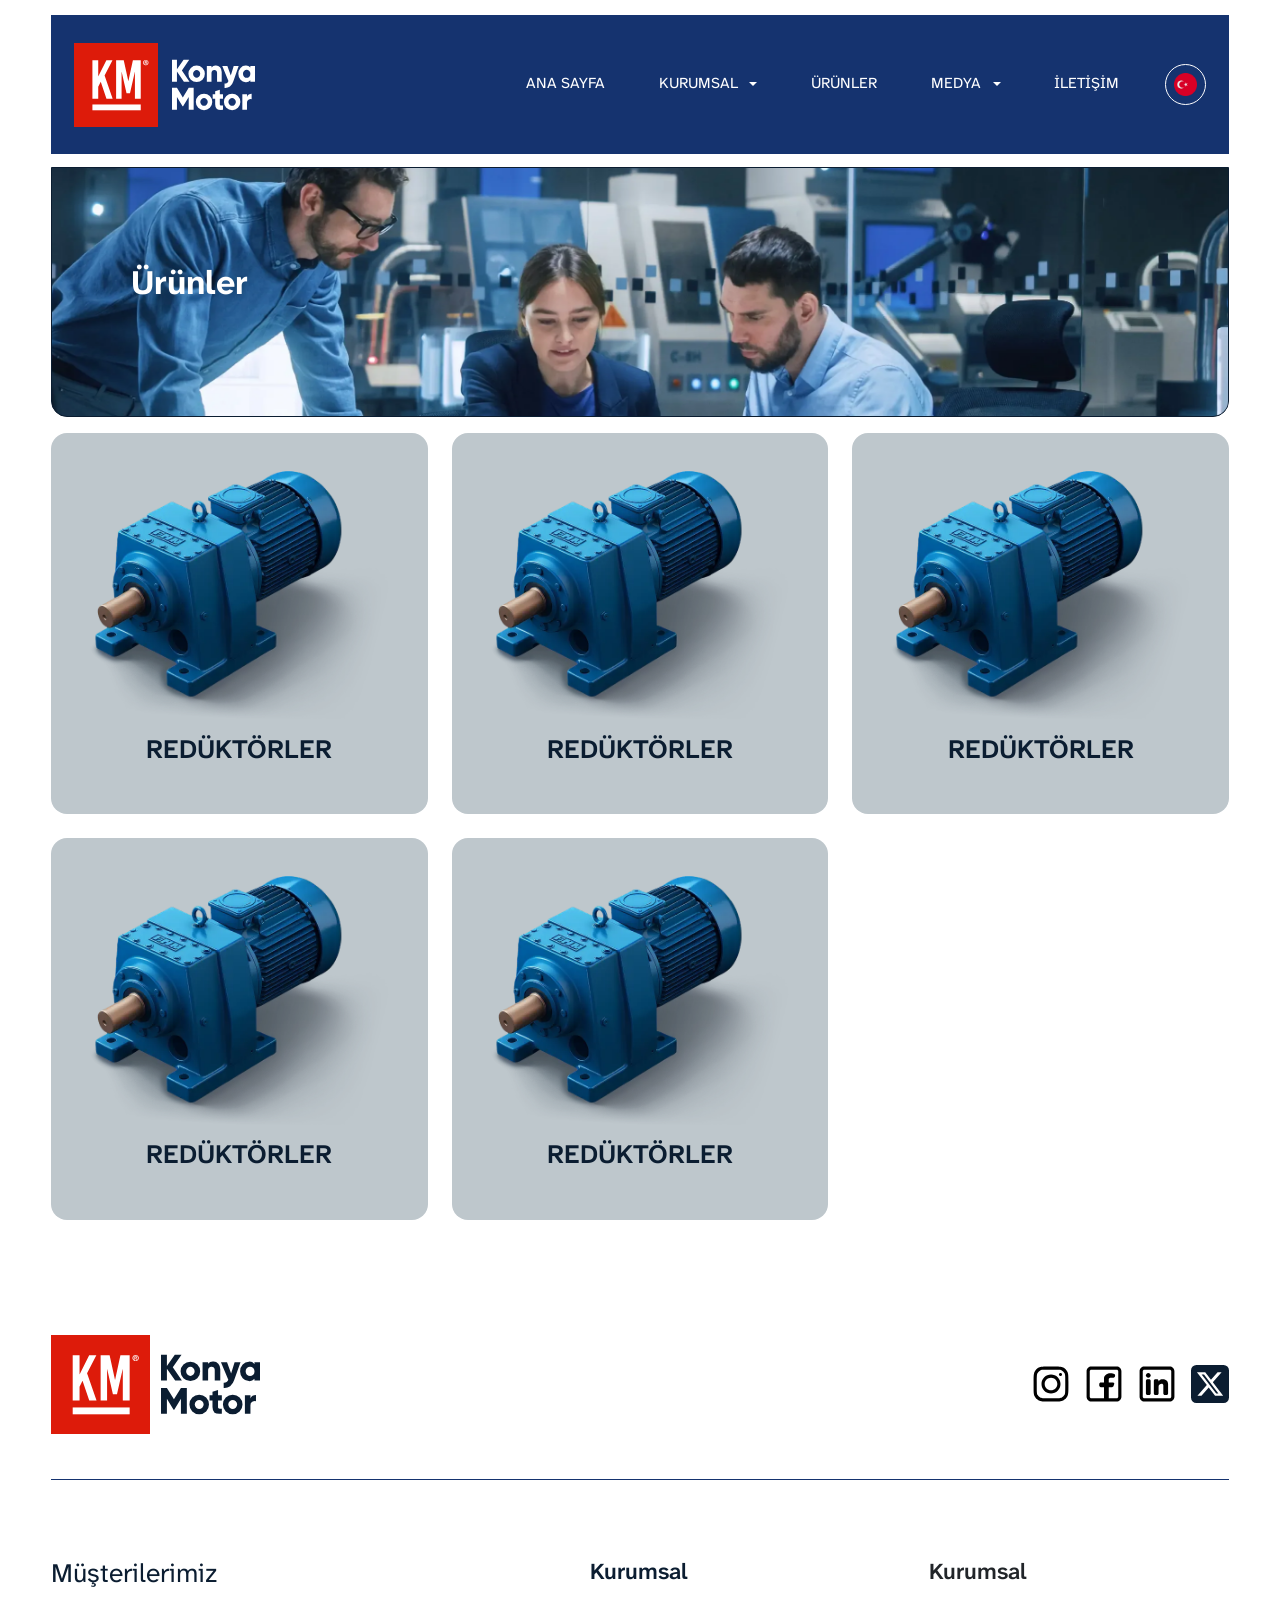
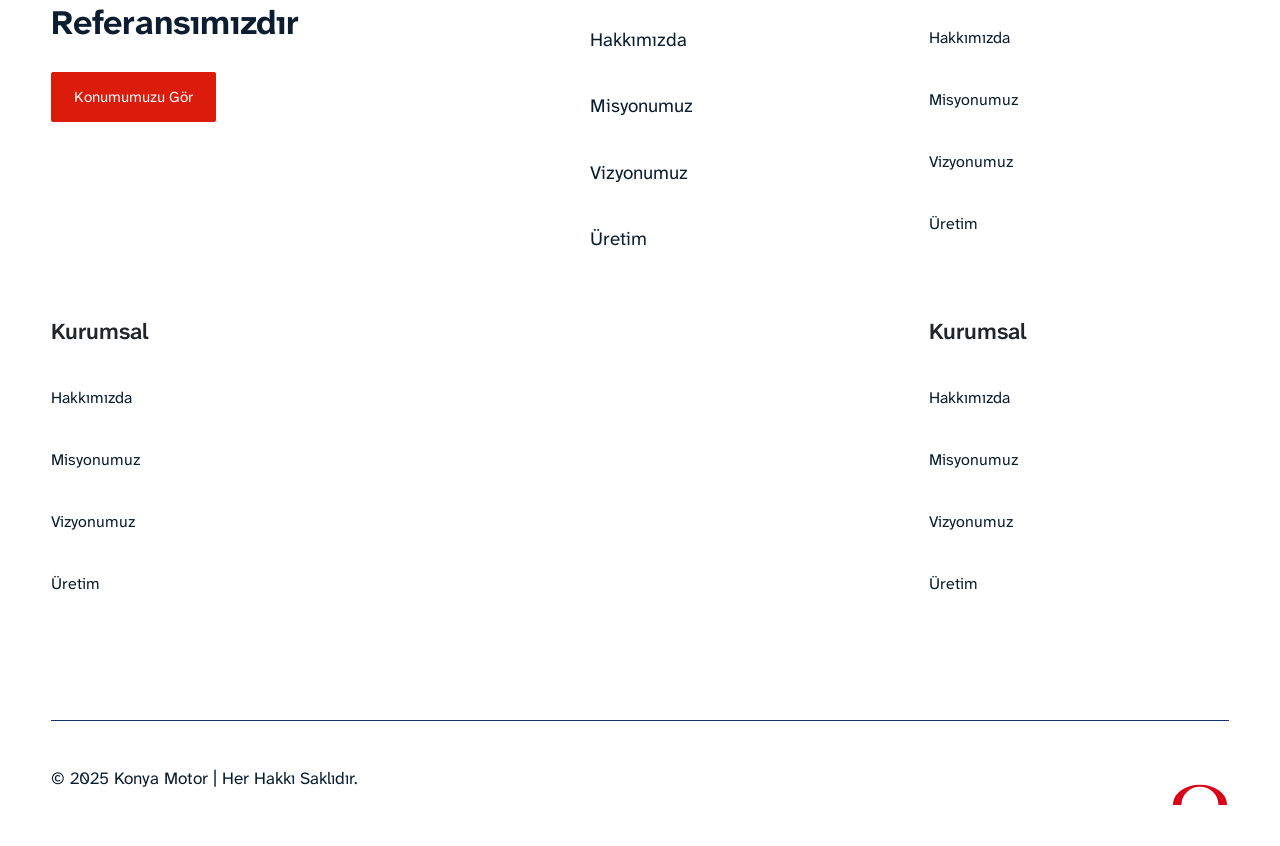
<file: products.html>
<!DOCTYPE html>
<html lang="tr">

<head>
  <meta charset="UTF-8" />
  <meta name="viewport" content="width=device-width, initial-scale=1.0" />
  <title>Ürünler</title>
  <!-- Bootstrap 5 CSS -->
  <link href="https://cdn.jsdelivr.net/npm/bootstrap@5.3.0/dist/css/bootstrap.min.css" rel="stylesheet" />
  <!-- Swiper CSS -->
  <link rel="stylesheet" href="https://cdn.jsdelivr.net/npm/swiper@11/swiper-bundle.min.css" />
  <!-- Custom CSS -->
  <link rel="stylesheet" href="custom-css/root/root.css" />
</head>

<body>
  <!-- Navbar -->
  <nav class="navbar navbar-expand-xl fixed-top">
    <div class="custom-container">
      <div class="custom-navbar">
        <!-- Logo -->
        <a class="navbar-brand" href="index.html">
          <img src="images/logo.svg" class="size-4xl" alt="" />
          <img src="images/logo-2.svg" class="size-4xl ms-2" alt="" />
        </a>

        <!-- Menu Button -->
        <button class="navbar-toggler" type="button" data-bs-toggle="offcanvas" data-bs-target="#offcanvasNavbar"
          aria-controls="offcanvasNavbar">
          <span class="navbar-toggler-icon"></span>
        </button>

        <!-- Navbar Menu -->
        <div class="collapse navbar-collapse" id="navbarNav">
          <ul class="navbar-nav ms-auto">
            <li class="nav-item">
              <a class="nav-link active" href="index.html">Ana Sayfa</a>
            </li>

            <li class="nav-item dropdown">
              <a class="nav-link dropdown-toggle" href="about.html">Kurumsal</a>

              <ul class="dropdown-menu custom-hover-dropdown-menu">
                <li><a class="dropdown-item" href="#">Firma Profili</a></li>
                <li><a class="dropdown-item" href="#">Vizyon</a></li>
                <li><a class="dropdown-item" href="#">Misyon</a></li>
                <li>
                  <a class="dropdown-item" href="#">Kalite Politikası</a>
                </li>
              </ul>
            </li>

            <li class="nav-item">
              <a class="nav-link" href="products.html">Ürünler</a>
            </li>

            <li class="nav-item dropdown">
              <a class="nav-link dropdown-toggle" href="media.html">Medya</a>

              <ul class="dropdown-menu custom-hover-dropdown-menu">
                <li><a class="dropdown-item" href="#">Fotoğraflar</a></li>
                <li><a class="dropdown-item" href="#">Videolar</a></li>
              </ul>
            </li>

            <li class="nav-item">
              <a class="nav-link" href="contact.html">İletişim</a>
            </li>

            <!-- Language Switcher Dropdown -->
            <li class="nav-item dropdown">
              <a class="nav-link language-switcher" role="button" data-bs-toggle="dropdown" aria-expanded="false"
                href="#">
                <img src="flags/turkey.webp" class="img-fluid size-sm" alt="" />
              </a>

              <div class="language-switcher dropdown-menu">
                <div class="d-flex flex-column">
                  <a class="nav-link" href="#">
                    <img src="flags/united-kingdom.webp" class="img-fluid size-sm" alt="" /></a>
                  <a class="nav-link" href="#">
                    <img src="flags/russia.webp" class="img-fluid size-sm" alt="" /></a>
                  <a class="nav-link" href="#">
                    <img src="flags/germany.webp" class="img-fluid size-sm" alt="" /></a>
                </div>
              </div>
            </li>
            <!-- Language Switcher Dropdown End -->
          </ul>
        </div>
      </div>
    </div>
  </nav>

  <!-- Offcanvas Mobile Menu -->
  <div class="offcanvas offcanvas-end" tabindex="-1" id="offcanvasNavbar" aria-labelledby="offcanvasNavbarLabel">
    <div class="custom-container navbar-h">
      <a class="navbar-brand" href="#">
        <img src="images/logo.svg" class="size-4xl" alt="" />
        <img src="images/logo-2-dark.svg" class="size-4xl ms-2" alt="" />
      </a>
      <button type="button" class="btn-close" data-bs-dismiss="offcanvas" aria-label="Close"></button>
    </div>
    <div class="offcanvas-body">
      <ul class="navbar-nav mb-5">
        <li class="nav-item">
          <a class="nav-link text-c4 fw-semibold fs-md" href="#">
            <svg class="" aria-hidden="true" xmlns="http://www.w3.org/2000/svg" width="24" height="24" fill="none"
              viewBox="0 0 24 24">
              <path stroke="currentColor" stroke-linecap="round" stroke-linejoin="round" stroke-width="2"
                d="m9 5 7 7-7 7" />
            </svg>
            Ana Sayfa</a>
        </li>
        <li class="nav-item">
          <a class="nav-link text-c4 fw-semibold fs-md" href="#">
            <svg class="" aria-hidden="true" xmlns="http://www.w3.org/2000/svg" width="24" height="24" fill="none"
              viewBox="0 0 24 24">
              <path stroke="currentColor" stroke-linecap="round" stroke-linejoin="round" stroke-width="2"
                d="m9 5 7 7-7 7" />
            </svg>
            Kurumsal</a>
        </li>
        <li class="nav-item">
          <a class="nav-link text-c4 fw-semibold fs-md" href="#">
            <svg class="" aria-hidden="true" xmlns="http://www.w3.org/2000/svg" width="24" height="24" fill="none"
              viewBox="0 0 24 24">
              <path stroke="currentColor" stroke-linecap="round" stroke-linejoin="round" stroke-width="2"
                d="m9 5 7 7-7 7" />
            </svg>
            Ürünler</a>
        </li>
        <li class="nav-item">
          <a class="nav-link text-c4 fw-semibold fs-md" href="#">
            <svg class="" aria-hidden="true" xmlns="http://www.w3.org/2000/svg" width="24" height="24" fill="none"
              viewBox="0 0 24 24">
              <path stroke="currentColor" stroke-linecap="round" stroke-linejoin="round" stroke-width="2"
                d="m9 5 7 7-7 7" />
            </svg>
            Kalite</a>
        </li>
        <li class="nav-item">
          <a class="nav-link text-c4 fw-semibold fs-md" href="#">
            <svg class="" aria-hidden="true" xmlns="http://www.w3.org/2000/svg" width="24" height="24" fill="none"
              viewBox="0 0 24 24">
              <path stroke="currentColor" stroke-linecap="round" stroke-linejoin="round" stroke-width="2"
                d="m9 5 7 7-7 7" />
            </svg>
            Medya</a>
        </li>
        <li class="nav-item">
          <a class="nav-link text-c4 fw-semibold fs-md" href="#">
            <svg class="" aria-hidden="true" xmlns="http://www.w3.org/2000/svg" width="24" height="24" fill="none"
              viewBox="0 0 24 24">
              <path stroke="currentColor" stroke-linecap="round" stroke-linejoin="round" stroke-width="2"
                d="m9 5 7 7-7 7" />
            </svg>
            İletişim</a>
        </li>
      </ul>
      <div class="d-flex flex-column gap-xs">
        <div class="d-flex gap-xs">
          <button class="custom-btn-reset rounded-full border-c5 text-c5 w-100">
            <svg aria-hidden="true" xmlns="http://www.w3.org/2000/svg" width="18" height="18" fill="none"
              viewBox="0 0 24 24">
              <path stroke="currentColor" stroke-linecap="round" stroke-width="2"
                d="m21 21-3.5-3.5M17 10a7 7 0 1 1-14 0 7 7 0 0 1 14 0Z" />
            </svg>

            Ürün Ara
          </button>
          <button class="custom-btn-reset rounded-full border-c5 text-c5 w-100">
            <svg aria-hidden="true" xmlns="http://www.w3.org/2000/svg" width="18" height="18" fill="none"
              viewBox="0 0 24 24">
              <path stroke="currentColor" stroke-linecap="round" stroke-linejoin="round" stroke-width="2"
                d="M9 10V6a3 3 0 0 1 3-3v0a3 3 0 0 1 3 3v4m3-2 .917 11.923A1 1 0 0 1 17.92 21H6.08a1 1 0 0 1-.997-1.077L6 8h12Z" />
            </svg>
            Teklif Al
          </button>
        </div>
        <!-- Language Switcher Dropdown -->
        <div>
          <button
            class="nav-link language-switcher w-100 input-h border-c4 text-c4 justify-content-between bg-transparent px-2"
            role="button" data-bs-toggle="collapse" data-bs-target="#languageCollapseMenu" aria-expanded="false"
            aria-controls="languageCollapseMenu" type="button">
            <img src="flags/turkey.webp" class="img-fluid size-md" alt="" />
            <span class="fw-semibold fs-md">TR</span>
            <svg aria-hidden="true" xmlns="http://www.w3.org/2000/svg" width="18" height="18" fill="none"
              viewBox="0 0 24 24">
              <path stroke="currentColor" stroke-linecap="round" stroke-linejoin="round" stroke-width="2"
                d="m19 9-7 7-7-7" />
            </svg>
          </button>

          <div class="collapse language-switcher" id="languageCollapseMenu">
            <div class="d-flex flex-column gap-md">
              <a class="nav-link text-c4 fw-semibold fs-md gap-sm" href="#">
                <img src="flags/united-kingdom.webp" class="img-fluid size-md" alt="" />
                <span>EN</span></a>
              <a class="nav-link text-c4 fw-semibold fs-md gap-sm" href="#">
                <img src="flags/russia.webp" class="img-fluid size-md" alt="" />
                <span>RU</span></a>
              <a class="nav-link text-c4 fw-semibold fs-md gap-sm" href="#">
                <img src="flags/germany.webp" class="img-fluid size-md" alt="" />
                <span>DE</span></a>
            </div>
          </div>
        </div>
        <!-- Language Switcher Dropdown End -->
      </div>
    </div>
  </div>

  <div class="custom-navbar-gap"></div>

  <!-- Banner -->
  <div class="custom-container mb-3">
    <div class="position-relative w-100 d-flex justify-content-start align-items-center">
      <img src="images/uydd9aeh.webp" class="img-fluid w-100 object-fit-cover border-c6 bg-c6" style="
            min-height: 250px;
            border-radius: 0 0 var(--post-rounded-2xl) var(--post-rounded-2xl);
          " alt="" />
      <p class="position-absolute text-c1 fs-3xl fw-bold text-shadow" style="left: 5rem">
        Ürünler
      </p>
    </div>
  </div>

  <!-- Products -->
  <div class="custom-container">
    <div class="w-100">
      <div class="row g-4">
        <!-- 1 -->
        <div class="col-12 col-sm-6 col-xl-4 col-xxl-3">
          <a href="product-details.html" class="product-card">
            <img src="images/qfvbn4m4.webp" alt="Kulaklık"
              class="img-fluid w-100 h-auto object-fit-cover mb-5" />
            <p class="text-uppercase text-c6 fw-semibold fs-2xl mb-5 product-card-title">
              Redüktörler
            </p>
          </a>
        </div>
        <!-- 1 -->
        <div class="col-12 col-sm-6 col-xl-4 col-xxl-3">
          <div class="product-card">
            <img src="images/qfvbn4m4.webp" alt="Kulaklık"
              class="img-fluid w-100 h-auto object-fit-cover mb-5" />
            <p class="text-uppercase text-c6 fw-semibold fs-2xl mb-5 product-card-title">
              Redüktörler
            </p>
          </div>
        </div>
        <!-- 1 -->
        <div class="col-12 col-sm-6 col-xl-4 col-xxl-3">
          <div class="product-card">
            <img src="images/qfvbn4m4.webp" alt="Kulaklık"
              class="img-fluid w-100 h-auto object-fit-cover mb-5" />
            <p class="text-uppercase text-c6 fw-semibold fs-2xl mb-5 product-card-title">
              Redüktörler
            </p>
          </div>
        </div>
        <!-- 1 -->
        <div class="col-12 col-sm-6 col-xl-4 col-xxl-3">
          <div class="product-card">
            <img src="images/qfvbn4m4.webp" alt="Kulaklık"
              class="img-fluid w-100 h-auto object-fit-cover mb-5" />
            <p class="text-uppercase text-c6 fw-semibold fs-2xl mb-5 product-card-title">
              Redüktörler
            </p>
          </div>
        </div>
        <!-- 1 -->
        <div class="col-12 col-sm-6 col-xl-4 col-xxl-3">
          <div class="product-card">
            <img src="images/qfvbn4m4.webp" alt="Kulaklık"
              class="img-fluid w-100 h-auto object-fit-cover mb-5" />
            <p class="text-uppercase text-c6 fw-semibold fs-2xl mb-5 product-card-title">
              Redüktörler
            </p>
          </div>
        </div>
      </div>
    </div>
  </div>

  <div class="custom-site-gap"></div>

  <!-- Footer -->
  <section class="custom-container">
    <div class="w-100">
      <!-- Head -->
      <div class="d-flex flex-column flex-xl-row justify-content-between align-items-center gap-md">
        <div class="d-flex align-items-center gap-sm">
          <img src="images/logo.svg" class="size-5xl" alt="" />
          <img src="images/logo-2-dark.svg" class="size-5xl" alt="" />
        </div>
        <div class="d-flex align-items-center gap-md">
          <a href="">
            <img src="icons/instagram.svg" class="size-lg" alt="" />
          </a>
          <a href="">
            <img src="icons/facebook.svg" class="size-lg" alt="" />
          </a>
          <a href="">
            <img src="icons/linkedin.svg" class="size-lg" alt="" />
          </a>
          <a href="">
            <img src="icons/square-x-twitter.svg" class="size-lg" alt="" />
          </a>
        </div>
      </div>
      <!-- Main -->
      <div class="d-flex flex-wrap w-100 justify-content-between gap-md" style="
            margin-block: var(--post-gap-2xl);
            padding-block: var(--post-gap-4xl);
            border-top: 1px solid var(--post-c5);
            border-bottom: 1px solid var(--post-c5);
          ">
        <!-- info -->
        <div class="d-flex flex-column gap-sm w-100 text-c6 fs-lg mb-5" style="max-width: 500px">
          <p class="text-c6 fs-2xl mb-0">Müşterilerimiz</p>
          <p class="text-c6 fw-bold fs-3xl">Referansımızdır</p>
          <a href="#" class="custom-btn-reset text-c2 bg-c4 w-fit">Konumumuzu Gör</a>
        </div>
        <!-- 1 -->
        <div class="d-flex flex-column gap-xl w-100 text-c6 fs-lg mb-5" style="max-width: 300px">
          <p class="fw-semibold fs-xl mb-0">Kurumsal</p>
          <a href="" class="text-decoration-none text-c6">Hakkımızda</a>
          <a href="" class="text-decoration-none text-c6">Misyonumuz</a>
          <a href="" class="text-decoration-none text-c6">Vizyonumuz</a>
          <a href="" class="text-decoration-none text-c6">Üretim</a>
        </div>
        <!-- 2 -->
        <div class="d-flex flex-column gap-xl w-100 mb-5" style="max-width: 300px">
          <p class="fw-semibold fs-xl mb-0">Kurumsal</p>
          <a href="" class="text-decoration-none text-c6">Hakkımızda</a>
          <a href="" class="text-decoration-none text-c6">Misyonumuz</a>
          <a href="" class="text-decoration-none text-c6">Vizyonumuz</a>
          <a href="" class="text-decoration-none text-c6">Üretim</a>
        </div>
        <!-- 3 -->
        <div class="d-flex flex-column gap-xl w-100 mb-5" style="max-width: 300px">
          <p class="fw-semibold fs-xl mb-0">Kurumsal</p>
          <a href="" class="text-decoration-none text-c6">Hakkımızda</a>
          <a href="" class="text-decoration-none text-c6">Misyonumuz</a>
          <a href="" class="text-decoration-none text-c6">Vizyonumuz</a>
          <a href="" class="text-decoration-none text-c6">Üretim</a>
        </div>
        <!-- 4 -->
        <div class="d-flex flex-column gap-xl w-100 mb-5" style="max-width: 300px">
          <p class="fw-semibold fs-xl mb-0">Kurumsal</p>
          <a href="" class="text-decoration-none text-c6">Hakkımızda</a>
          <a href="" class="text-decoration-none text-c6">Misyonumuz</a>
          <a href="" class="text-decoration-none text-c6">Vizyonumuz</a>
          <a href="" class="text-decoration-none text-c6">Üretim</a>
        </div>
      </div>
      <!-- Copyright -->
      <div class="d-flex flex-column flex-xl-row justify-content-between align-items-center gap-md"
        style="padding-bottom: var(--post-gap-xl)">
        <p class="text-c6 fs-md">© 2025 Konya Motor | Her Hakkı Saklıdır.</p>
        <img src="images/post-logo.svg" alt="" />
      </div>
    </div>
  </section>

  <!-- Bootstrap 5 JS -->
  <script src="https://cdn.jsdelivr.net/npm/bootstrap@5.3.0/dist/js/bootstrap.bundle.min.js"></script>
  <!-- Swiper JS -->
  <script src="https://cdn.jsdelivr.net/npm/swiper@11/swiper-bundle.min.js"></script>
  <!-- Custom JS -->
  <script src="js/custom.js"></script>
</body>

</html>
</file>
<file: custom-css/root/root.css>
@import url(reset.css);
@import url(variables.css);
@import url(components.css);

@import url(../components/navbar.css);
@import url(../components/slider.css);
@import url(../components/products.css);
@import url(../components/media.css);
@import url(../components/marque-slider.css);
@import url(../components/counter.css);

@import url("https://fonts.googleapis.com/css2?family=Atkinson+Hyperlegible+Next:ital,wght@0,200..800;1,200..800&family=Host+Grotesk:ital,wght@0,300..800;1,300..800&family=Poppins:ital,wght@0,100;0,200;0,300;0,400;0,500;0,600;0,700;0,800;0,900;1,100;1,200;1,300;1,400;1,500;1,600;1,700;1,800;1,900&family=Satisfy&display=swap");

:root {
  /* Colors */
  --post-c1: #ffffff;
  --post-c2: #f5f7f8;
  --post-c3: #bec7cc;
  --post-c4: #dc1c0a;
  --post-c5: #15336f;
  --post-c6: #0b1d31;
  --post-c7: #3b4a5a;

  --post-nav: var(--post-c1);
  --post-border: var(--post-c1);
  --post-placeholder: #15336f81;

  /* Others */
  --popup-z: 950;
  --navbar-z: 800;
  --navbar-h: calc(var(--post-gap-lg) * 6);
  --input-h: 50px;

  /* Font Family */
  --default-font: "Atkinson Hyperlegible Next", -apple-system,
    BlinkMacSystemFont, "Segoe UI", Roboto, "Helvetica Neue", Arial, sans-serif;

  /* Container */
  --post-container: 100%;
  --post-container-gutter: clamp(1rem, 5vw, 3rem);
  --post-site-gutter: clamp(1.5rem, 3vw, 3rem);

  /* Line Height */
  --post-lh-xs: 1.6;
  --post-lh-sm: 1.6;
  --post-lh-md: 1.5;
  --post-lh-lg: 1.5;
  --post-lh-xl: 1.4;
  --post-lh-2xl: 1.3;
  --post-lh-3xl: 1.25;
  --post-lh-4xl: 1.2;
  --post-lh-5xl: 1.15;
  --post-lh-6xl: 1.1;
  --post-lh-7xl: 1.1;
  --post-lh-8xl: 1.05;
  --post-lh-9xl: 1;

  /* Radius, Shadow, Transition */
  --post-rounded-xs: 0.125rem;
  --post-rounded-sm: 0.25rem;
  --post-rounded-md: 0.375rem;
  --post-rounded-lg: 0.5rem;
  --post-rounded-xl: 0.75rem;
  --post-rounded-2xl: 1rem;
  --post-rounded-full: 9999px;
  --post-transition: 0.3s ease-in-out all;
  --post-text-shadow: 0 2px 5px rgba(0, 0, 0, 0.1);
  --post-shadow-color-rgb: 0, 0, 0;
  --post-shadow-xs: 0 1px 2px 0 rgba(var(--post-shadow-color-rgb), 0.05);
  --post-shadow-sm: 0 1px 3px 0 rgba(var(--post-shadow-color-rgb), 0.1),
    0 1px 2px 0 rgba(var(--post-shadow-color-rgb), 0.06);
  --post-shadow-md: 0 4px 6px -1px rgba(var(--post-shadow-color-rgb), 0.1),
    0 2px 4px -1px rgba(var(--post-shadow-color-rgb), 0.06);
  --post-shadow-lg: 0 10px 15px -3px rgba(var(--post-shadow-color-rgb), 0.1),
    0 4px 6px -2px rgba(var(--post-shadow-color-rgb), 0.05);
  --post-shadow-xl: 0 20px 25px -5px rgba(var(--post-shadow-color-rgb), 0.1),
    0 10px 10px -5px rgba(var(--post-shadow-color-rgb), 0.04);
  --post-shadow-2xl: 0 25px 50px -12px rgba(var(--post-shadow-color-rgb), 0.25);

  /* Font Size */
  --post-fs-xs: clamp(0.6rem, 1.2vw, 0.7rem);
  --post-fs-sm: clamp(0.7rem, 1.44vw, 0.8rem);
  --post-fs-md: clamp(0.8rem, 1.6vw, 0.9rem);
  --post-fs-lg: clamp(0.9rem, 1.76vw, 1rem);
  --post-fs-xl: clamp(1rem, 2vw, 1.2rem);
  --post-fs-2xl: clamp(1.1rem, 2.4vw, 1.6rem);
  --post-fs-3xl: clamp(1.2rem, 2.8vw, 2rem);
  --post-fs-4xl: clamp(1.4rem, 3.2vw, 2.4rem);
  --post-fs-5xl: clamp(1.6rem, 4vw, 2.8rem);
  --post-fs-6xl: clamp(1.8rem, 4.8vw, 3.2rem);
  --post-fs-7xl: clamp(2rem, 5.6vw, 3.6rem);
  --post-fs-8xl: clamp(2.2rem, 6.4vw, 4rem);
  --post-fs-9xl: clamp(2.4rem, 7.2vw, 4.8rem);

  /* Gap */
  --post-gap-xs: 0.2rem;
  --post-gap-sm: clamp(0.4rem, 1.2vw, 0.8rem);
  --post-gap-md: clamp(0.6rem, 1.6vw, 1.2rem);
  --post-gap-lg: clamp(0.8rem, 2.4vw, 1.6rem);
  --post-gap-xl: clamp(1.2rem, 3.2vw, 2.4rem);
  --post-gap-2xl: clamp(1.6rem, 4vw, 3.2rem);
  --post-gap-3xl: clamp(2rem, 4.8vw, 4rem);
  --post-gap-4xl: clamp(2.4rem, 5.6vw, 4.8rem);
  --post-gap-5xl: clamp(2.8rem, 6.4vw, 5.6rem);
  --post-gap-6xl: clamp(3.2rem, 7.2vw, 6.4rem);
  --post-gap-7xl: clamp(3.6rem, 8vw, 7.2rem);
  --post-gap-8xl: clamp(4rem, 8.8vw, 8rem);
  --post-gap-9xl: clamp(4.8rem, 9.6vw, 9.6rem);

  /* Size */
  --post-size-xs: 0.8rem;
  --post-size-sm: 1rem;
  --post-size-md: 1.2rem;
  --post-size-lg: 1.6rem;
  --post-size-xl: 2rem;
  --post-size-2xl: clamp(2.4rem, 4vw, 3.2rem);
  --post-size-3xl: clamp(2.8rem, 4.8vw, 4rem);
  --post-size-4xl: clamp(3.2rem, 5.6vw, 4.8rem);
  --post-size-5xl: clamp(4rem, 6.4vw, 5.6rem);
  --post-size-6xl: clamp(4.8rem, 7.2vw, 7.2rem);
  --post-size-7xl: clamp(5.6rem, 8vw, 8.8rem);
  --post-size-8xl: clamp(6.4rem, 8.8vw, 10.4rem);
  --post-size-9xl: clamp(7.2rem, 9.6vw, 12rem);
}

@media (min-width: 1200px) {
  :root {
    /* Container */
    --post-container: 100%;
    --post-container-gutter: clamp(2rem, 4vw, 8rem);
    --post-site-gutter: clamp(3rem, 4.5vw, 6rem);

    /* Font Size */
    --post-fs-xs: clamp(0.83rem, 0.47vw, 0.95rem);
    --post-fs-sm: clamp(0.95rem, 0.47vw, 1.07rem);
    --post-fs-md: clamp(1.07rem, 0.47vw, 1.18rem);
    --post-fs-lg: clamp(1.18rem, 0.57vw, 1.42rem);
    --post-fs-xl: clamp(1.42rem, 0.66vw, 1.66rem);
    --post-fs-2xl: clamp(1.66rem, 0.95vw, 2.13rem);
    --post-fs-3xl: clamp(2.13rem, 1.14vw, 2.61rem);
    --post-fs-4xl: clamp(2.61rem, 1.42vw, 3.32rem);
    --post-fs-5xl: clamp(2.85rem, 1.9vw, 3.8rem);
    --post-fs-6xl: clamp(3.32rem, 2.37vw, 4.75rem);
    --post-fs-7xl: clamp(3.8rem, 2.85vw, 5.7rem);
    --post-fs-8xl: clamp(4.28rem, 3.32vw, 6.65rem);
    --post-fs-9xl: clamp(4.75rem, 3.8vw, 8.07rem);

    /* Gap */
    --post-gap-xs: 0.475rem;
    --post-gap-sm: clamp(0.71rem, 0.47vw, 0.95rem);
    --post-gap-md: clamp(0.95rem, 0.76vw, 1.42rem);
    --post-gap-lg: clamp(1.42rem, 0.95vw, 2.37rem);
    --post-gap-xl: clamp(2.37rem, 1.42vw, 3.8rem);
    --post-gap-2xl: clamp(2.85rem, 1.9vw, 4.75rem);
    --post-gap-3xl: clamp(3.8rem, 2.37vw, 6.65rem);
    --post-gap-4xl: clamp(4.75rem, 2.85vw, 7.6rem);
    --post-gap-5xl: clamp(5.7rem, 3.8vw, 9.5rem);
    --post-gap-6xl: clamp(6.65rem, 4.75vw, 11.4rem);
    --post-gap-7xl: clamp(7.6rem, 5.7vw, 13.3rem);
    --post-gap-8xl: clamp(8.55rem, 6.65vw, 15.2rem);
    --post-gap-9xl: clamp(9.5rem, 7.6vw, 19rem);

    /* Size */
    --post-size-xs: 1.18rem;
    --post-size-sm: 1.42rem;
    --post-size-md: 1.9rem;
    --post-size-lg: 2.37rem;
    --post-size-xl: 2.85rem;
    --post-size-2xl: clamp(3.32rem, 1.9vw, 4.75rem);
    --post-size-3xl: clamp(4.28rem, 2.37vw, 6.17rem);
    --post-size-4xl: clamp(5.23rem, 2.85vw, 7.6rem);
    --post-size-5xl: clamp(6.17rem, 3.8vw, 9.5rem);
    --post-size-6xl: clamp(7.6rem, 4.75vw, 11.4rem);
    --post-size-7xl: clamp(9.025rem, 5.7vw, 13.3rem);
    --post-size-8xl: clamp(10.45rem, 6.65vw, 15.2rem);
    --post-size-9xl: clamp(11.875rem, 7.6vw, 17.1rem);
  }
}

@media (min-width: 1600px) {
  :root {
    /* Container */
    --post-container: 100%;
    --post-container-gutter: clamp(4rem, 8vw, 12rem);
    --post-site-gutter: clamp(3rem, 4.5vw, 6rem);

    /* Font Size */
    --post-fs-2xl: clamp(2rem, 1.5vw, 3rem);
    --post-fs-3xl: clamp(2.5rem, 2vw, 4rem);
    --post-fs-4xl: clamp(3rem, 2.5vw, 5rem);
    --post-fs-5xl: clamp(3.5rem, 3.5vw, 7.5rem);
    --post-fs-6xl: clamp(4.5rem, 5vw, 10rem);
    --post-fs-7xl: clamp(5.5rem, 6.5vw, 13rem);
    --post-fs-8xl: clamp(6.5rem, 8vw, 16.5rem);
    --post-fs-9xl: clamp(7.5rem, 10vw, 22rem);
  }
}
</file>
